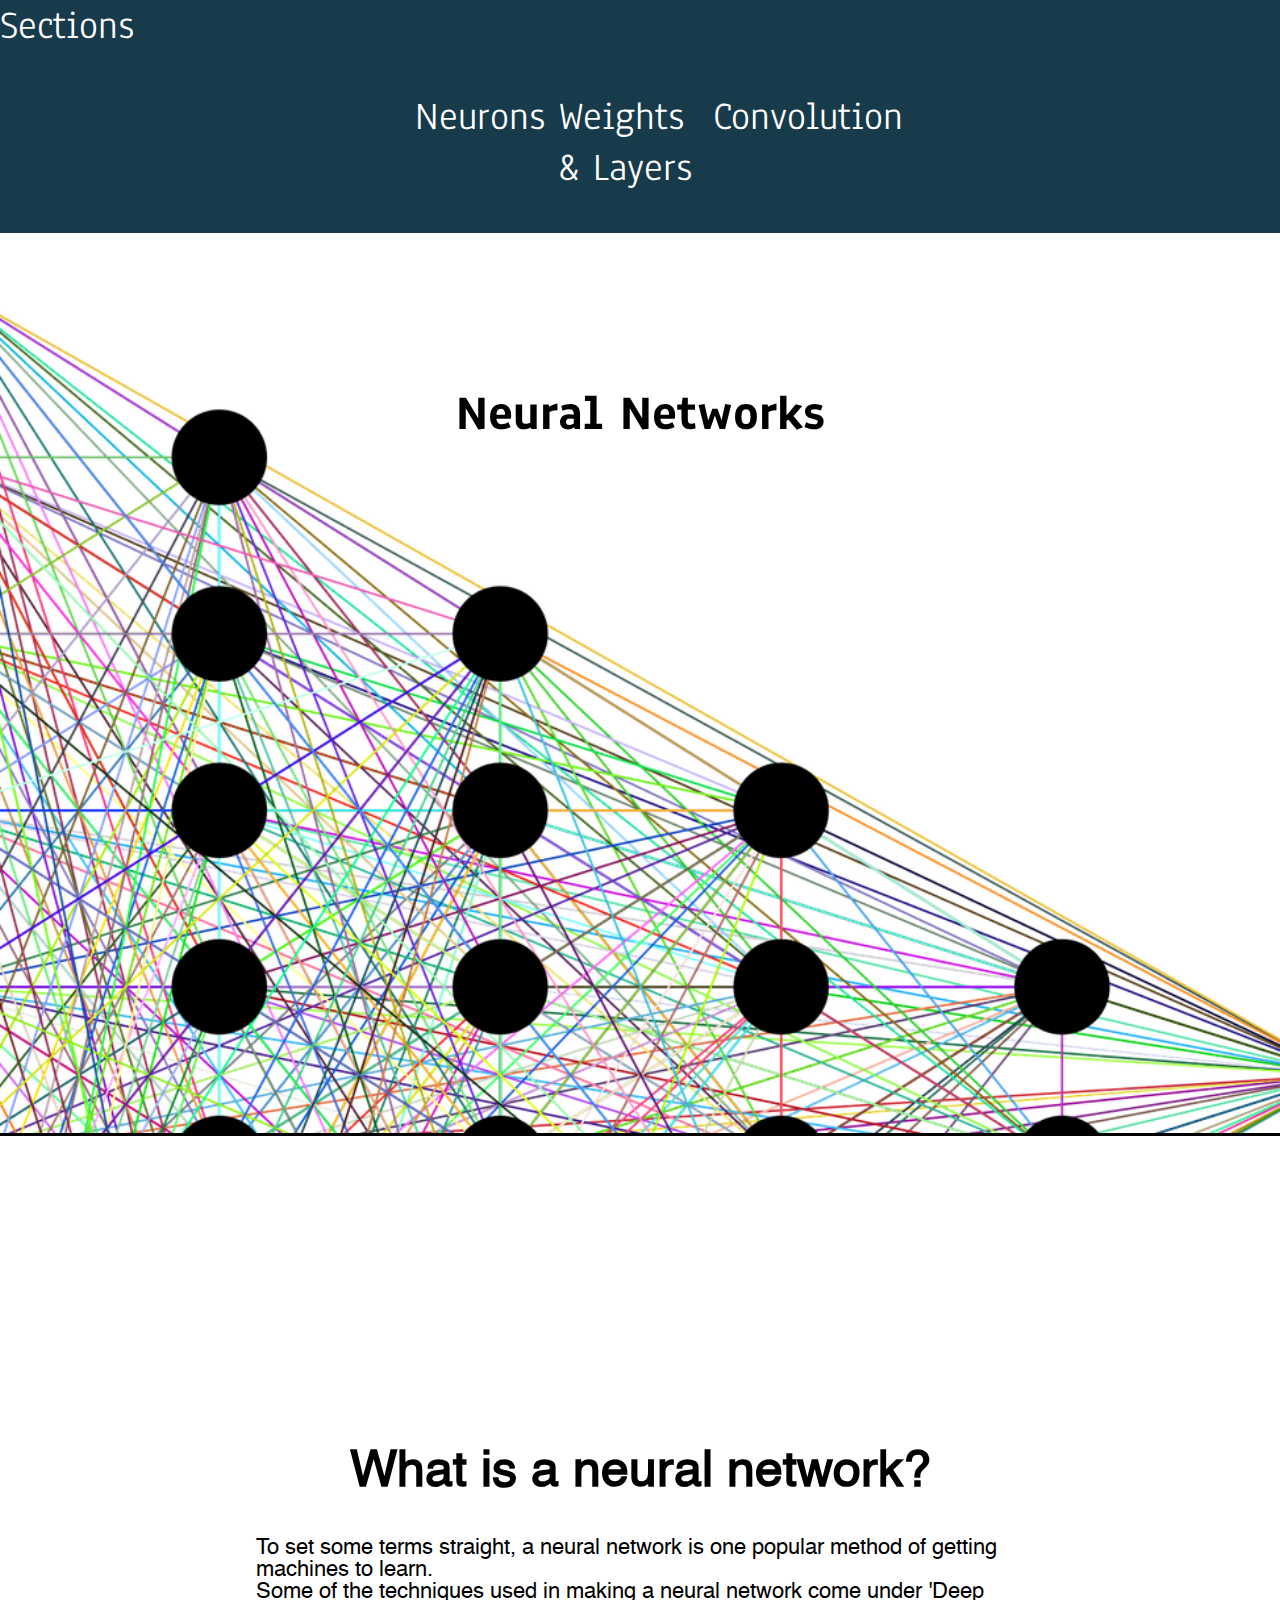
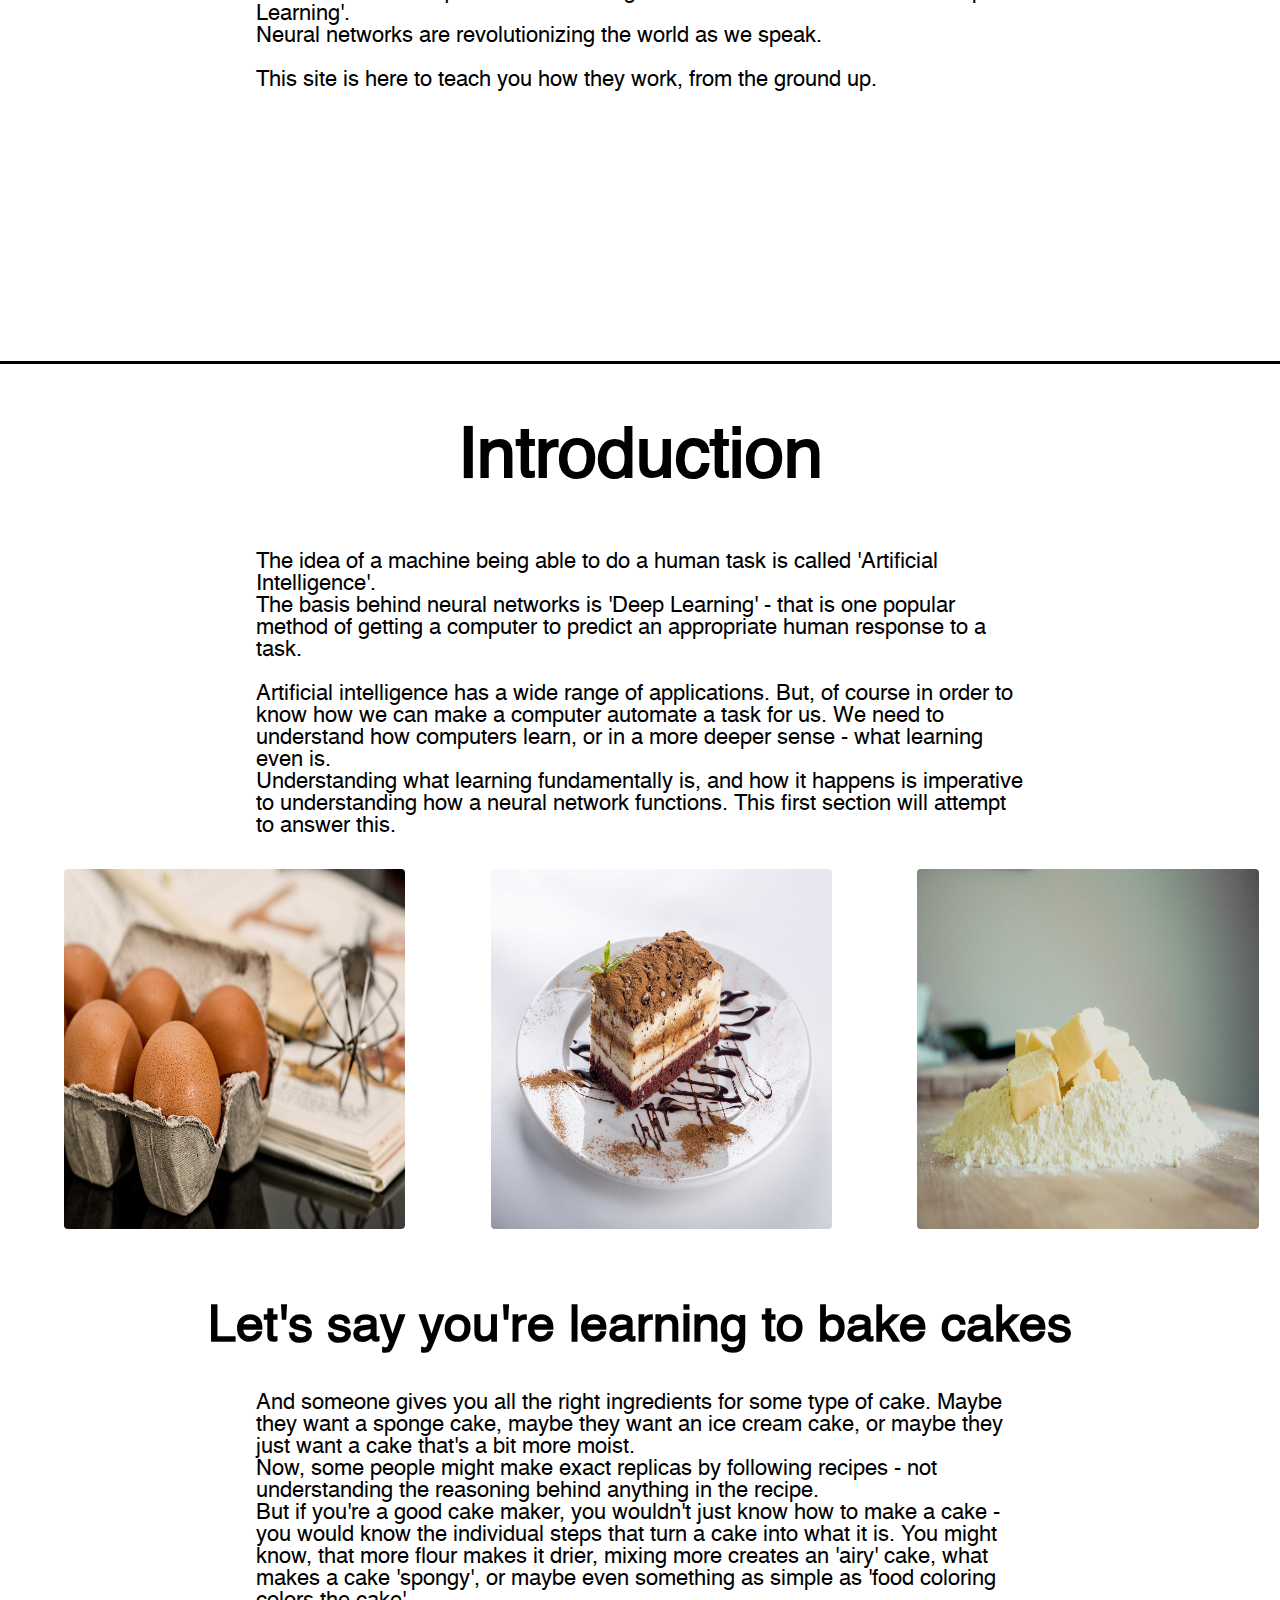
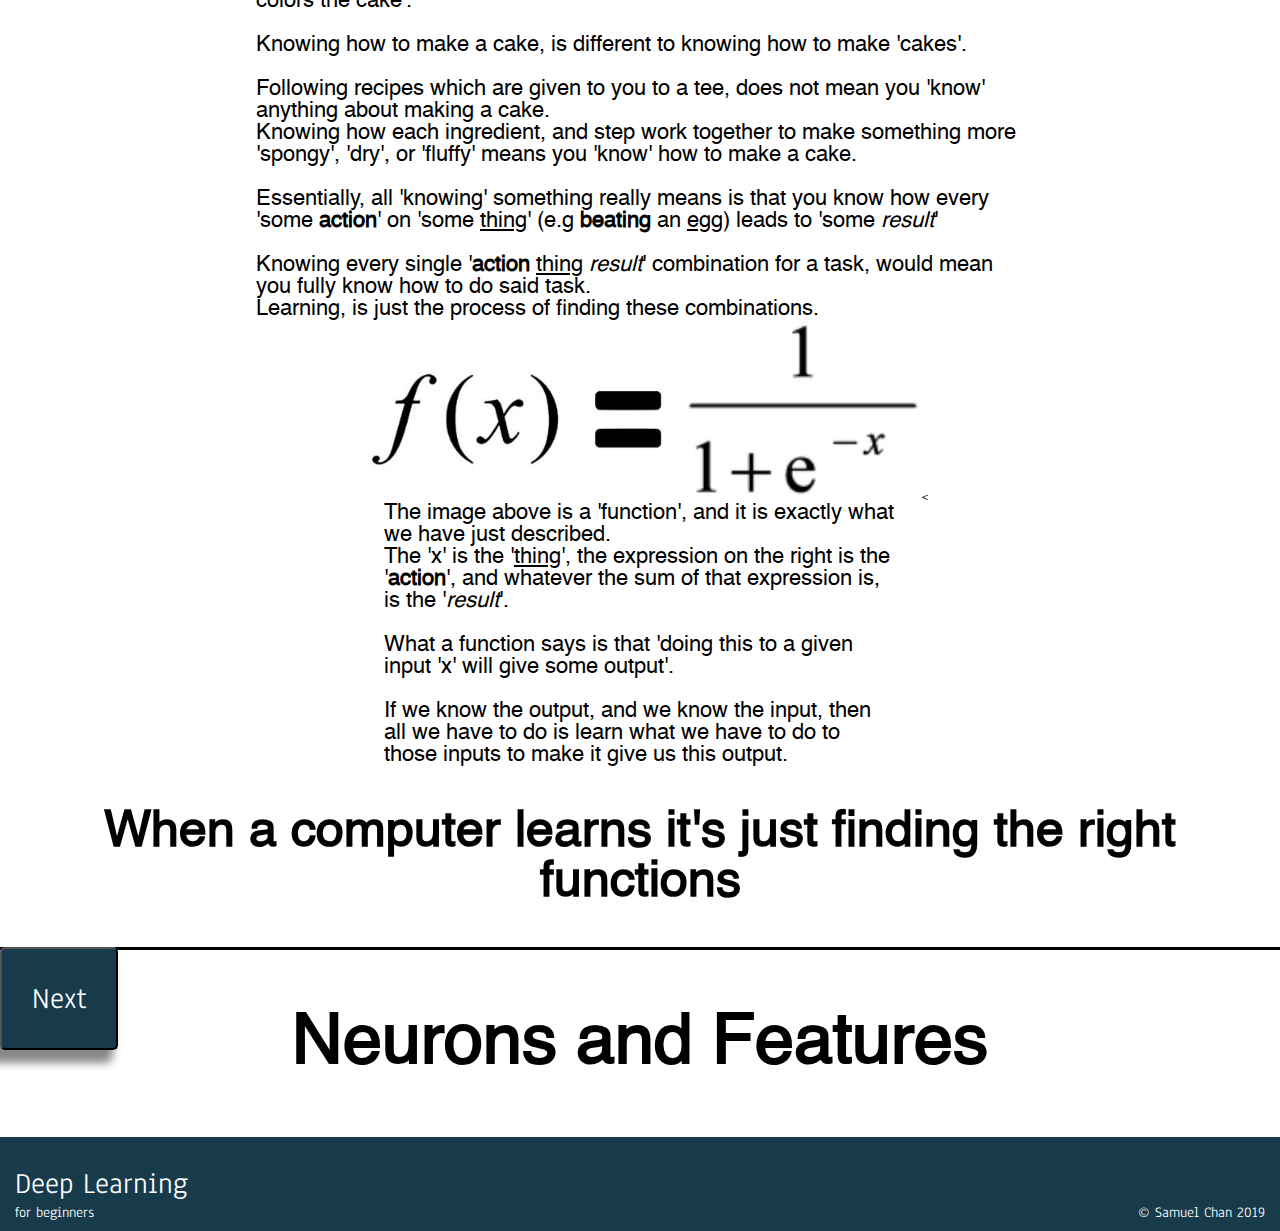
<file: 3.4-project-master/index.html>
<!DOCTYPE html>
<html lang="en" dir="ltr">
  <head>
    <meta charset="utf-8">
    <link rel="stylesheet" href="style.css">
    <link href="https://fonts.googleapis.com/css?family=Anaheim&display=swap" rel="stylesheet">
    <title>Deep Learning</title>
  </head>

  <body>
    <section class = "stage-1">
      <nav>
        <h4>Sections</h4>
        <ul>
          <li id='next-one'><h4>Neurons</h4></li>
          <li id='next-two'><h4>Weights & Layers</h4></li>
          <li id='next-three'><h4>Convolution</h4></li>
        </ul>
      </nav>

      <div class="hero-image">
        <h2>Neural Networks</h2>
      </div>

      <div class="start-box">
        <h3>What is a neural network?</h3>
        <p>To set some terms straight, a neural network is one popular method of getting machines to learn.
          <br>Some of the techniques used in making a neural network come under 'Deep Learning'.
           <br>Neural networks are revolutionizing the world as we speak.
           <br><br>This site is here to teach you how they work, from the ground up.</p>
      </div>

      <div class="intro">
        <h1>Introduction</h1>
        <p>The idea of a machine being able to do a human task is called 'Artificial Intelligence'.<br>
          The basis behind neural networks is 'Deep Learning' - that is one popular method of getting a computer to predict an appropriate human response to a task.<br><br>
          Artificial intelligence has a wide range of applications. But, of course in order to know how we can make a computer automate a task for us.
          We need to understand how computers learn, or in a more deeper sense - what learning even is.<br>
          Understanding what learning fundamentally is, and how it happens is imperative to understanding how a neural network functions.
          This first section will attempt to answer this.</p>
        <div class="cake-images">
          <img src="Images/egg.jpg" alt="eggs">
          <img src="Images/cake.jpg" alt="cake">
          <img src="Images/flour.jpg" alt="flour">
        </div>

        <h3>Let's say you're learning to bake cakes</h3>
        <p>And someone gives you all the right ingredients for some type of cake.
          Maybe they want a sponge cake, maybe they want an ice cream cake, or maybe they just want a cake that's a bit more moist.<br>
          Now, some people might make exact replicas by following recipes - not understanding the reasoning behind anything in the recipe.<br>
          But if you're a good cake maker, you wouldn't just know how to make a cake - you would know the individual steps that turn a cake into what it is.
          You might know, that more flour makes it drier, mixing more creates an 'airy' cake, what makes a cake 'spongy',
          or maybe even something as simple as 'food coloring colors the cake'.<br><br>
          Knowing how to make a cake, is different to knowing how to make 'cakes'.<br><br>
          Following recipes which are given to you to a tee, does not mean you 'know' anything about making a cake.<br>
          Knowing how each ingredient, and step work together to make something more 'spongy', 'dry', or 'fluffy' means you 'know' how to make a cake.<br><br>
          Essentially, all 'knowing' something really means is that you know how every 'some <b>action</b>' on 'some <u>thing</u>' (e.g <b>beating</b> an <u>egg</u>) leads to 'some <i>result</i>'
          <br><br>Knowing every single '<b>action</b> <u>thing</u> <i>result</i>' combination for a task, would mean you fully know how to do said task.
          <br>Learning, is just the process of finding these combinations. </p>

        <div class="func-example">
          <img src="Images/functionEg.jpg" alt="sigmoid"><
          <div>
            <p>The image above is a 'function', and it is exactly what we have just described. <br>The 'x' is the '<u>thing</u>',
              the expression on the right is the '<b>action</b>', and whatever the sum of that expression is, is the '<i>result</i>'.<br><br>
              What a function says is that 'doing this to a given input 'x' will give some output'.<br><br>
              If we know the output, and we know the input, then all we have to do is learn what we have to do to those inputs to make it give us this output. </p>
          </div>

        </div>

        <h3>When a computer learns it's just finding the right functions</h3>
      </div>

      <div class="btn-next">
        <button class="next-btn">Next</button>
      </div>


    </section>

    <div id="cut-off-1">
    <h1>Neurons and Features</h1>
  </div>

    <div id="content">

    </div>

        <footer>
          <div class="nav-grid">
            <div class="logo-head"><h4>Deep Learning</h4></div>
            <div class="footer-tagline"><h5>for beginners</h5></div>
            <div class="copyright"><h5>&copy; Samuel Chan 2019</h5></div>
          </div>
        </footer>
    </section>
    <script src="app.js">

    </script>
  </body>
</html>
</file>
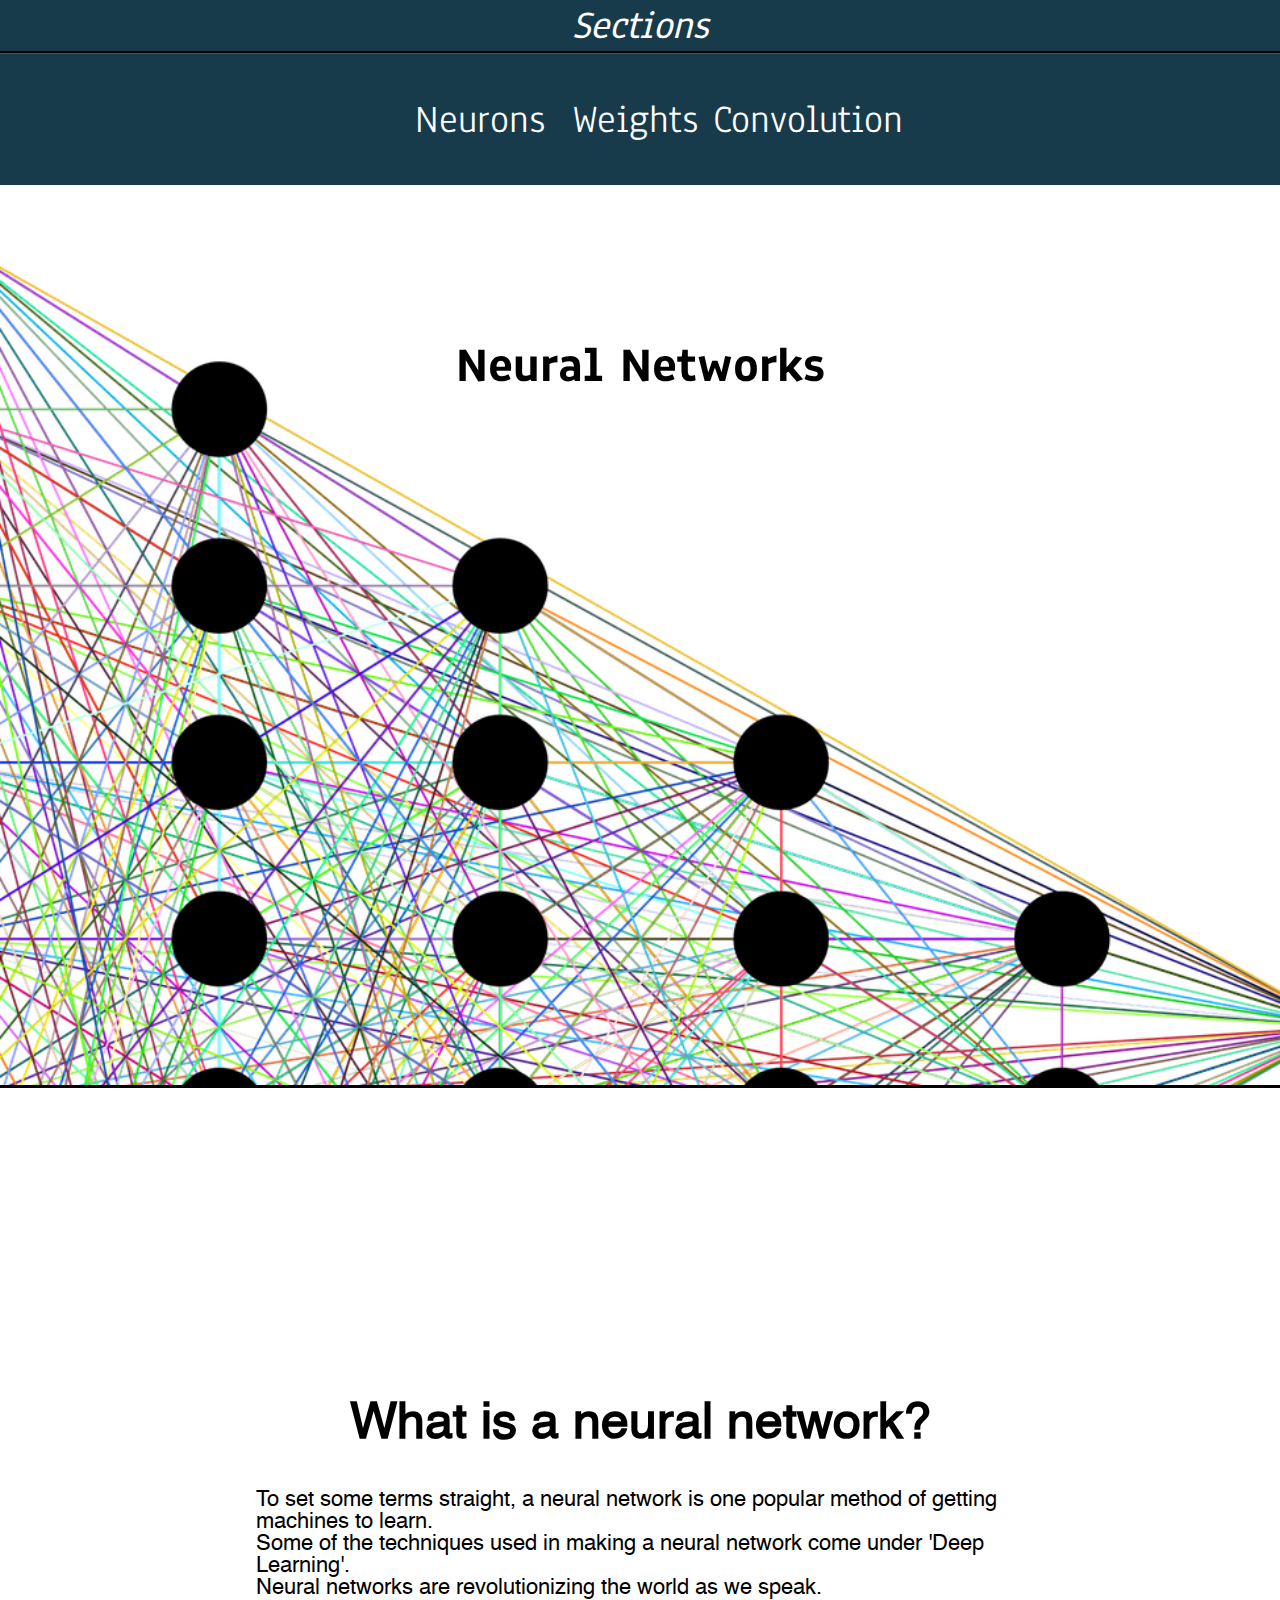
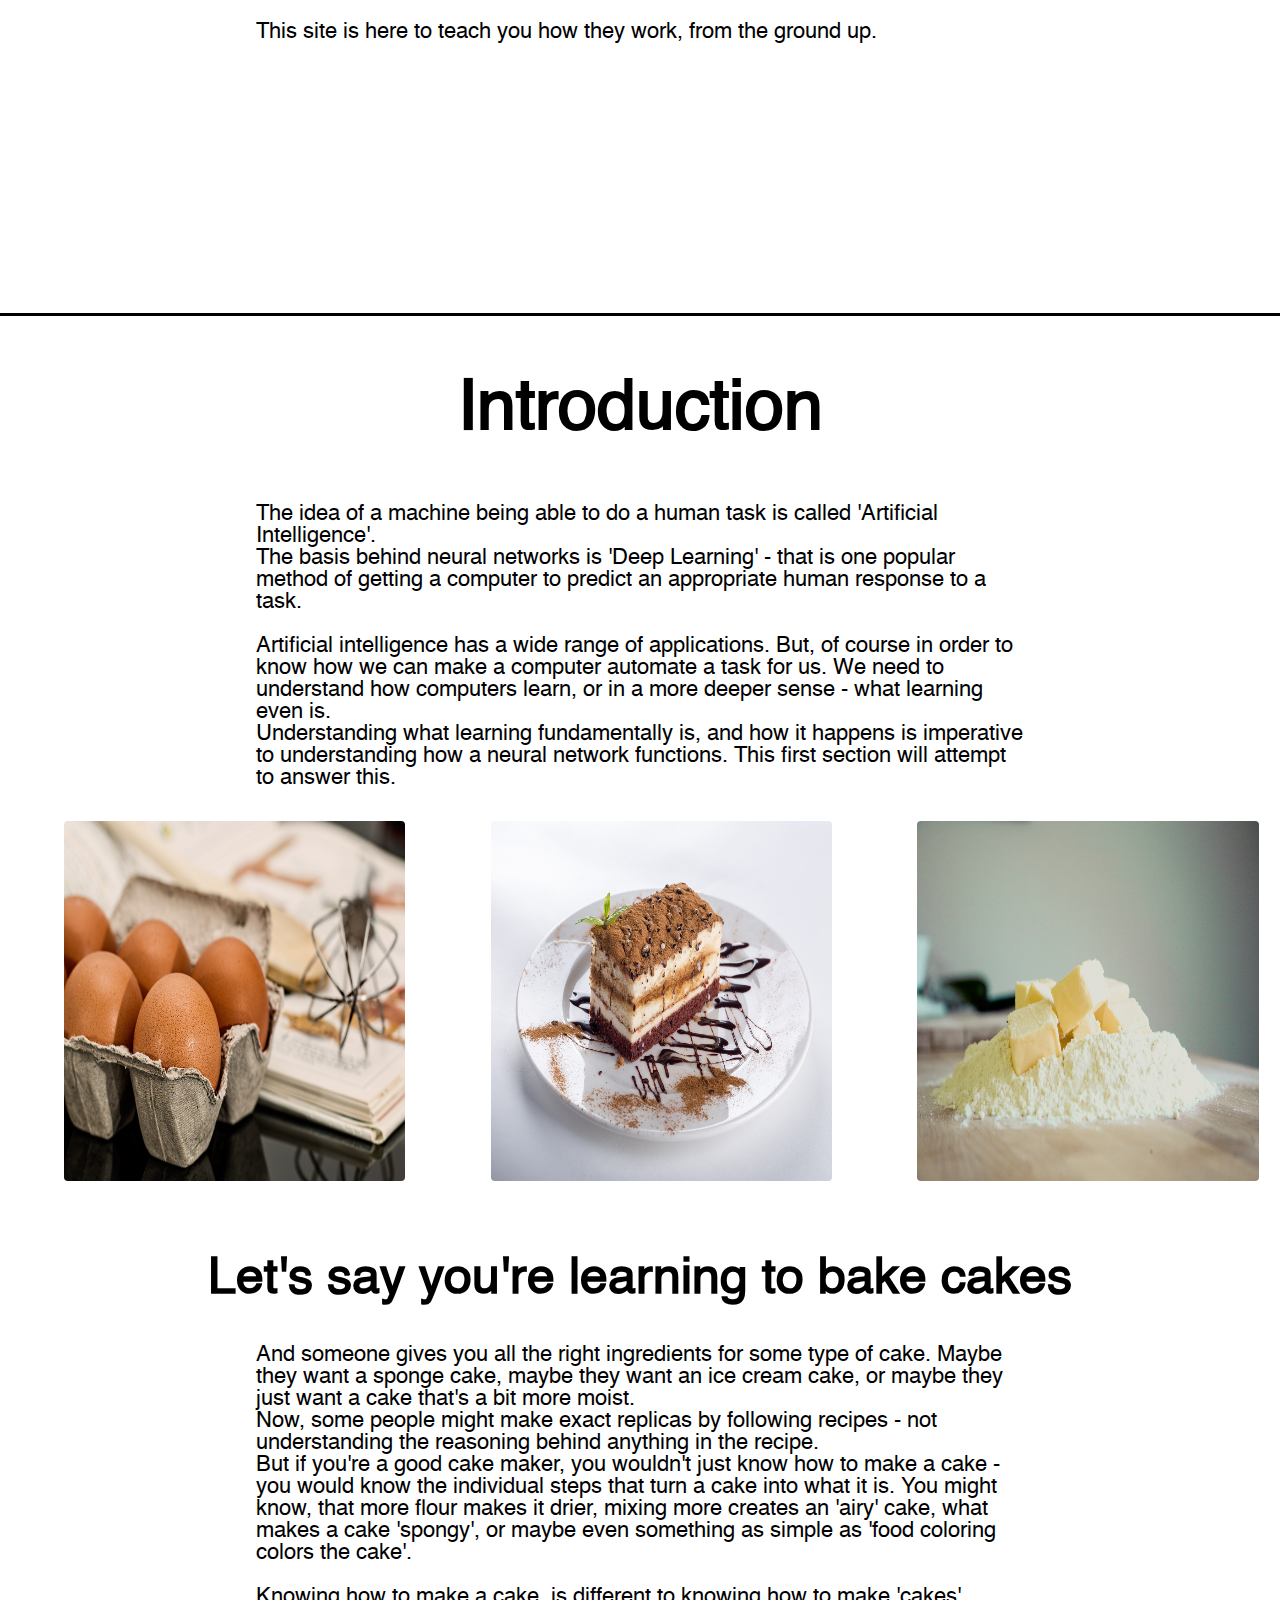
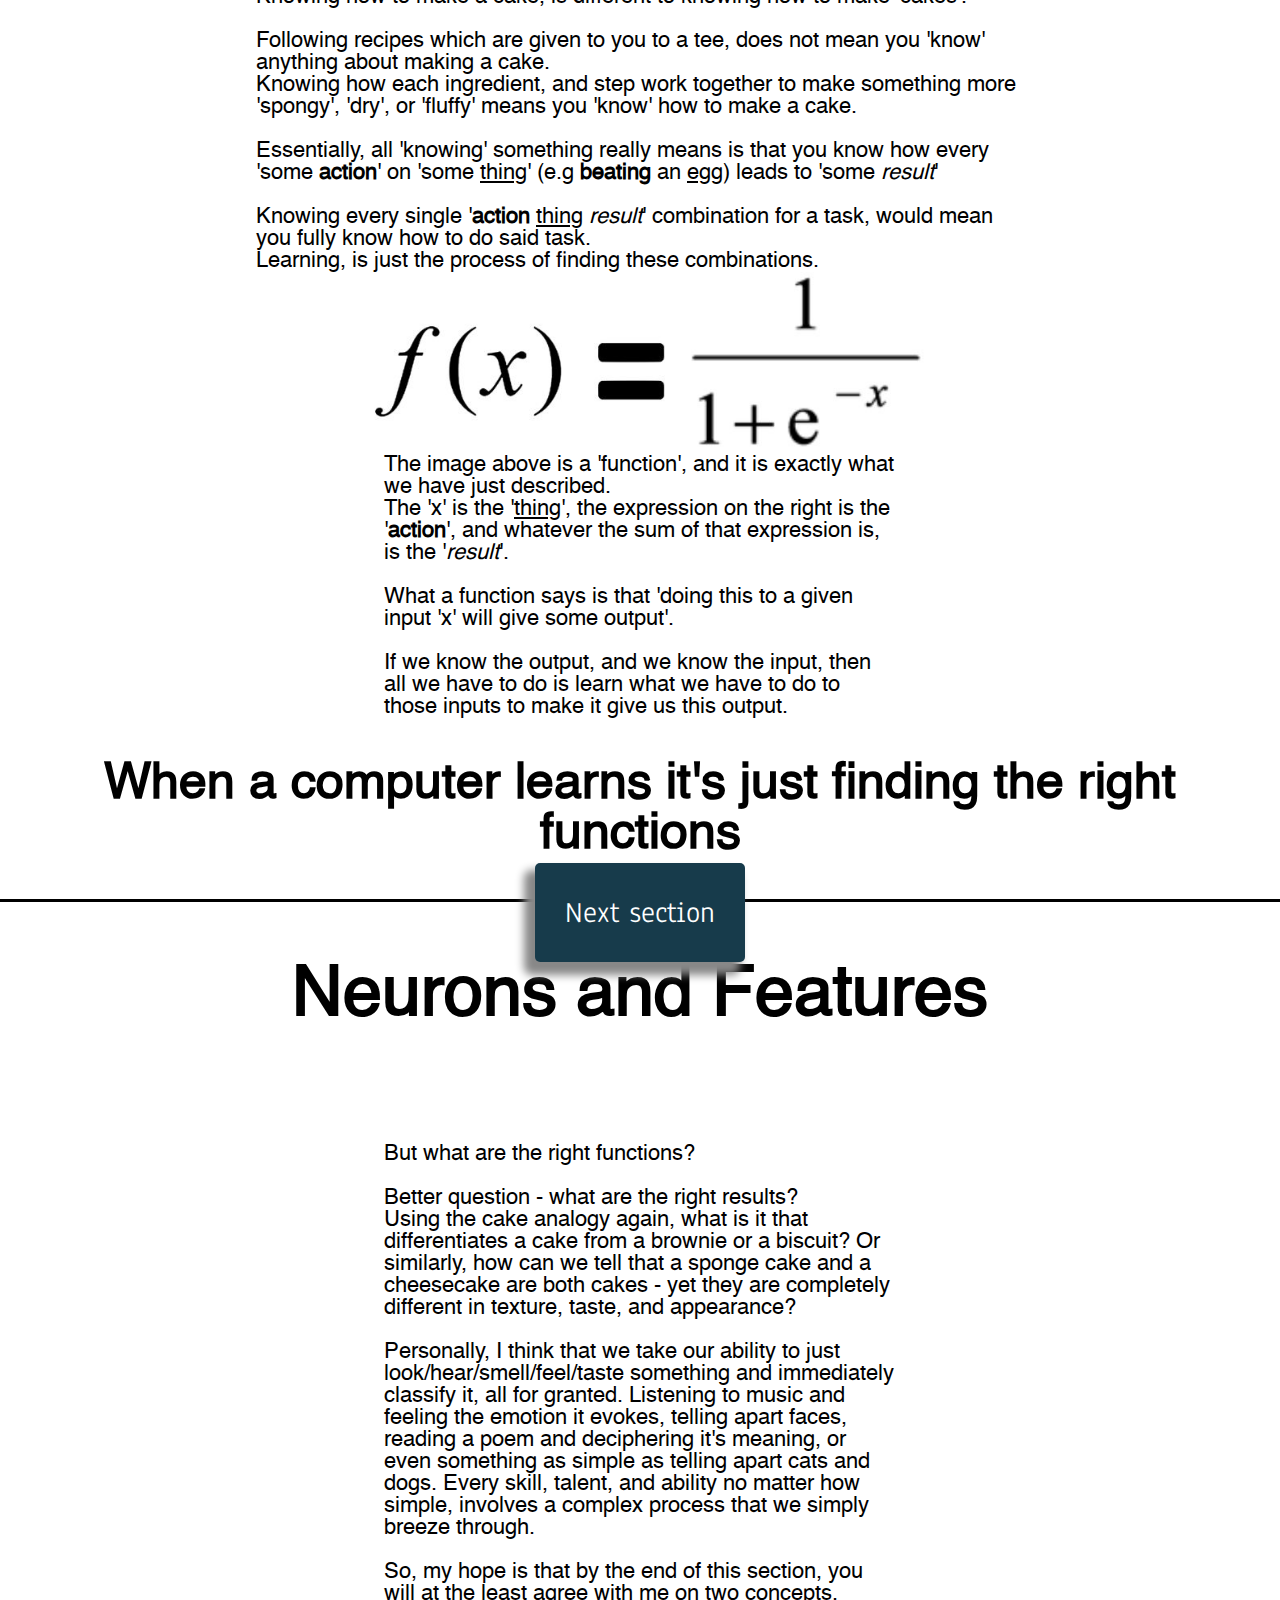
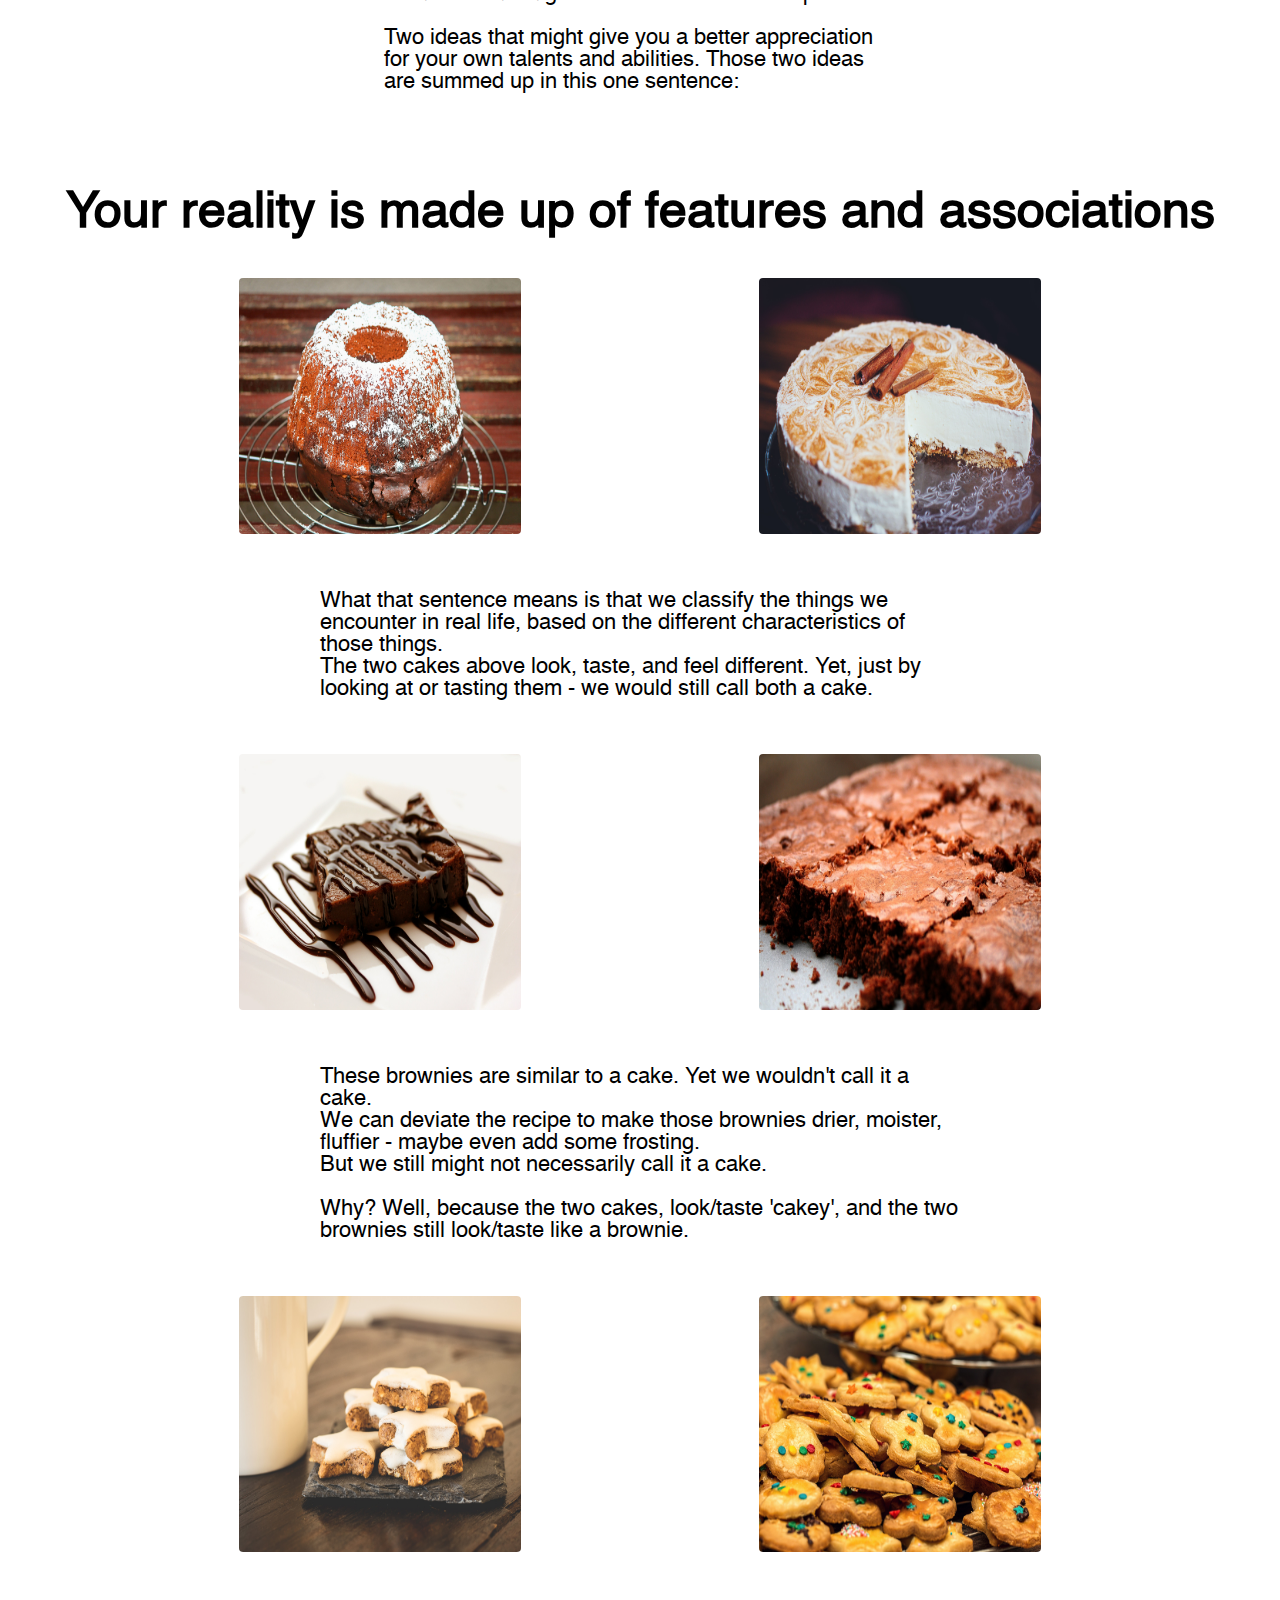
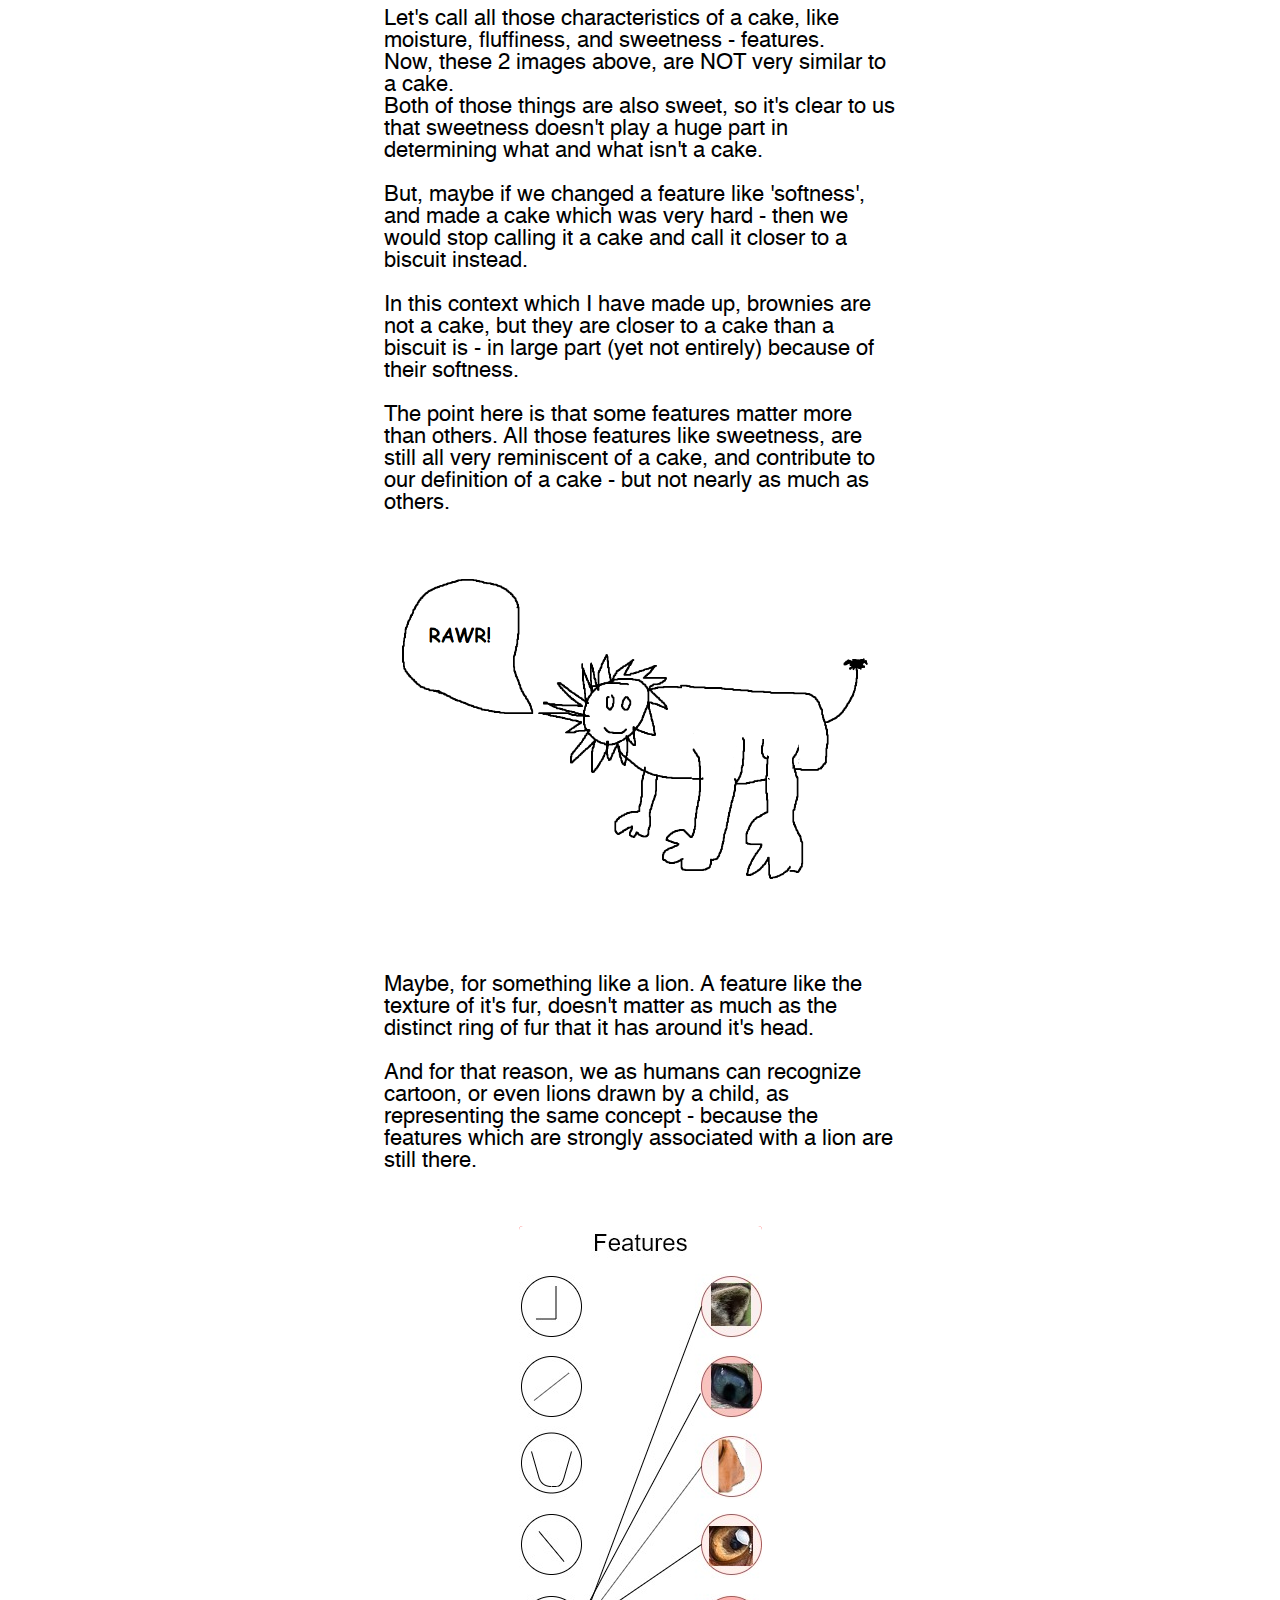
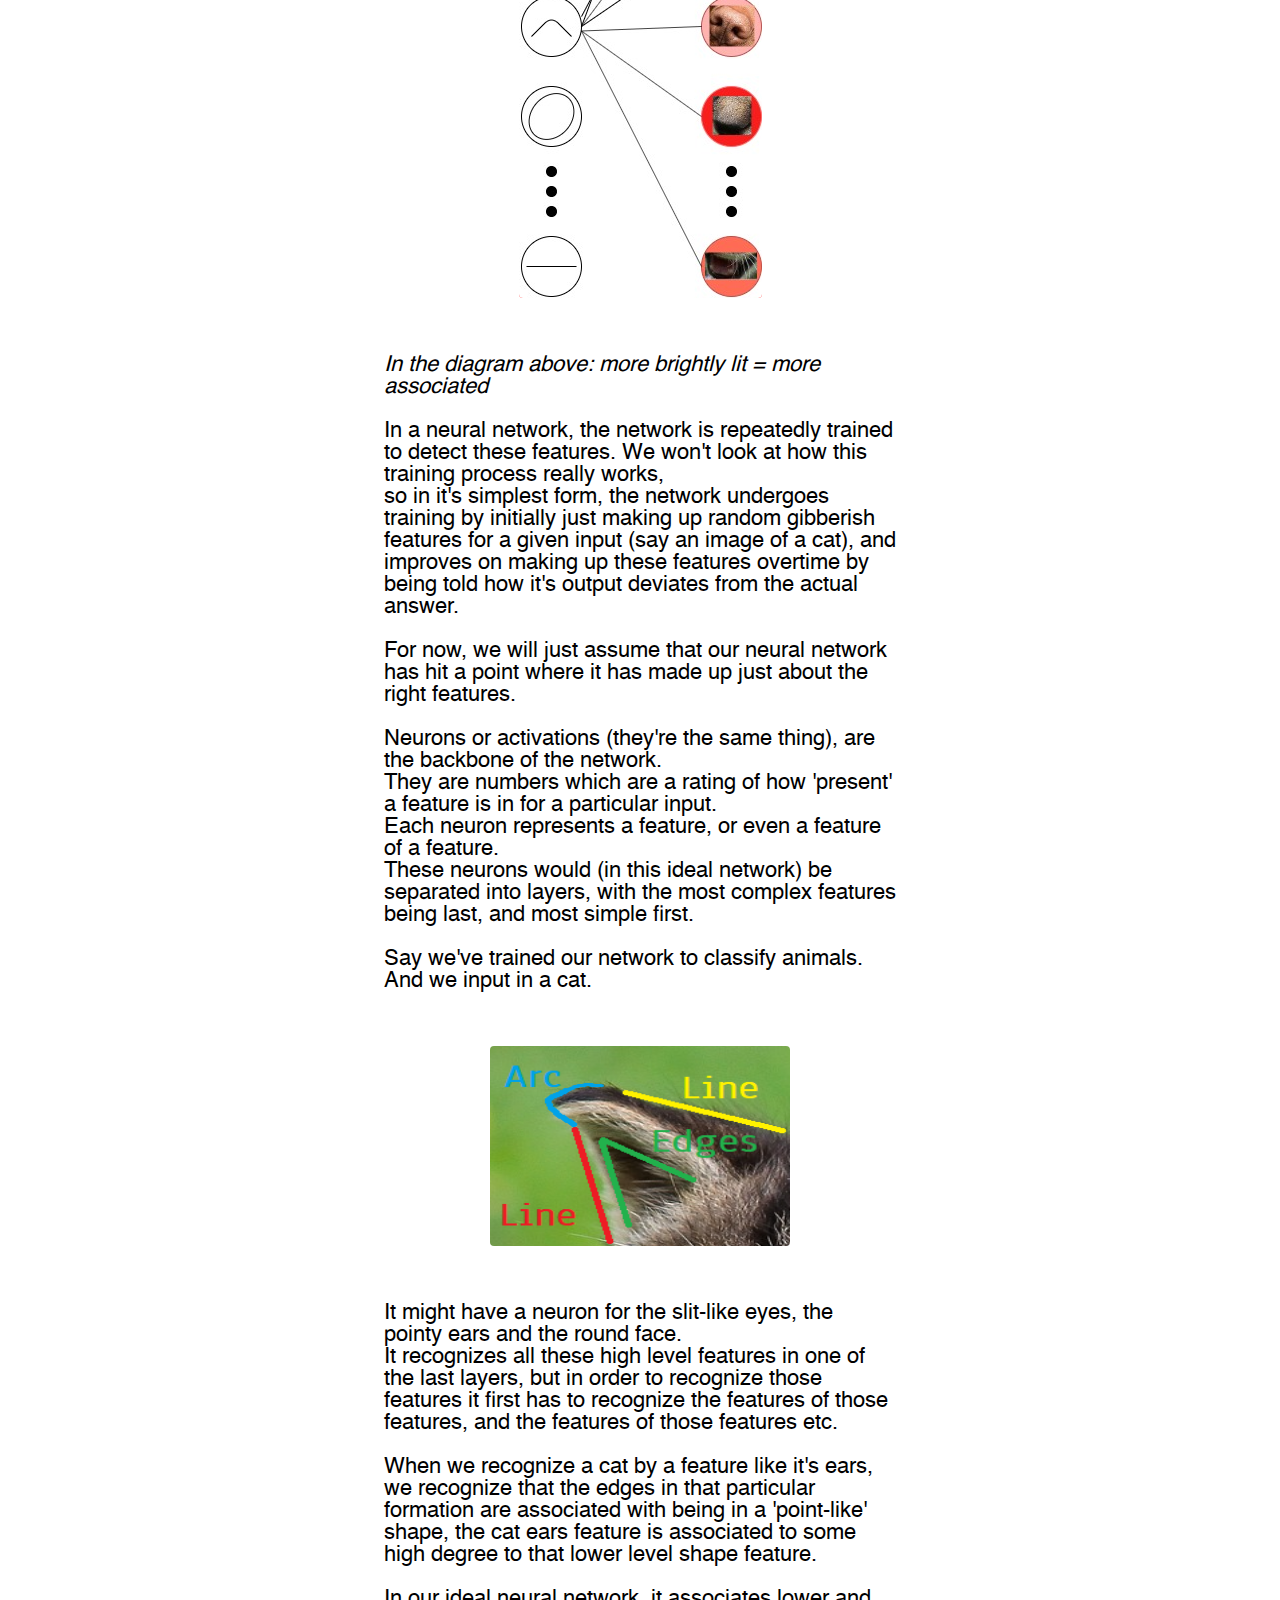
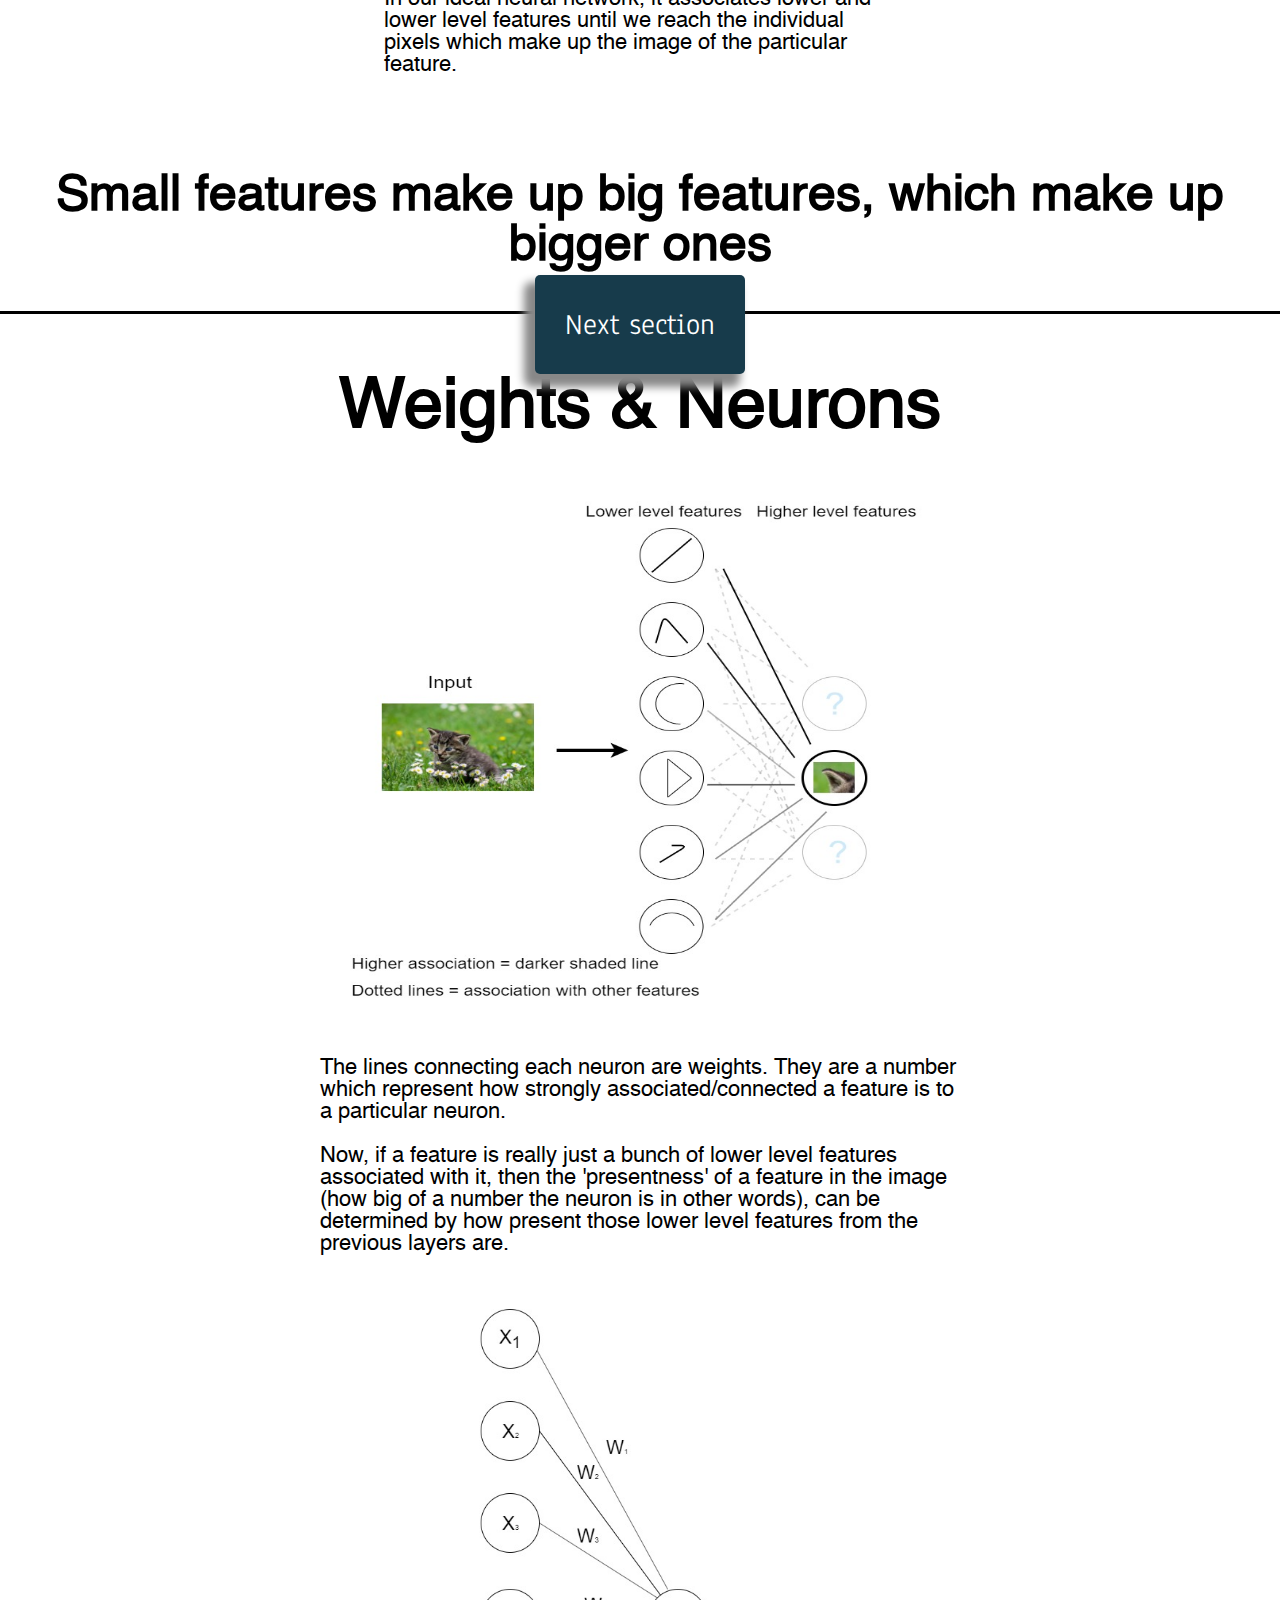
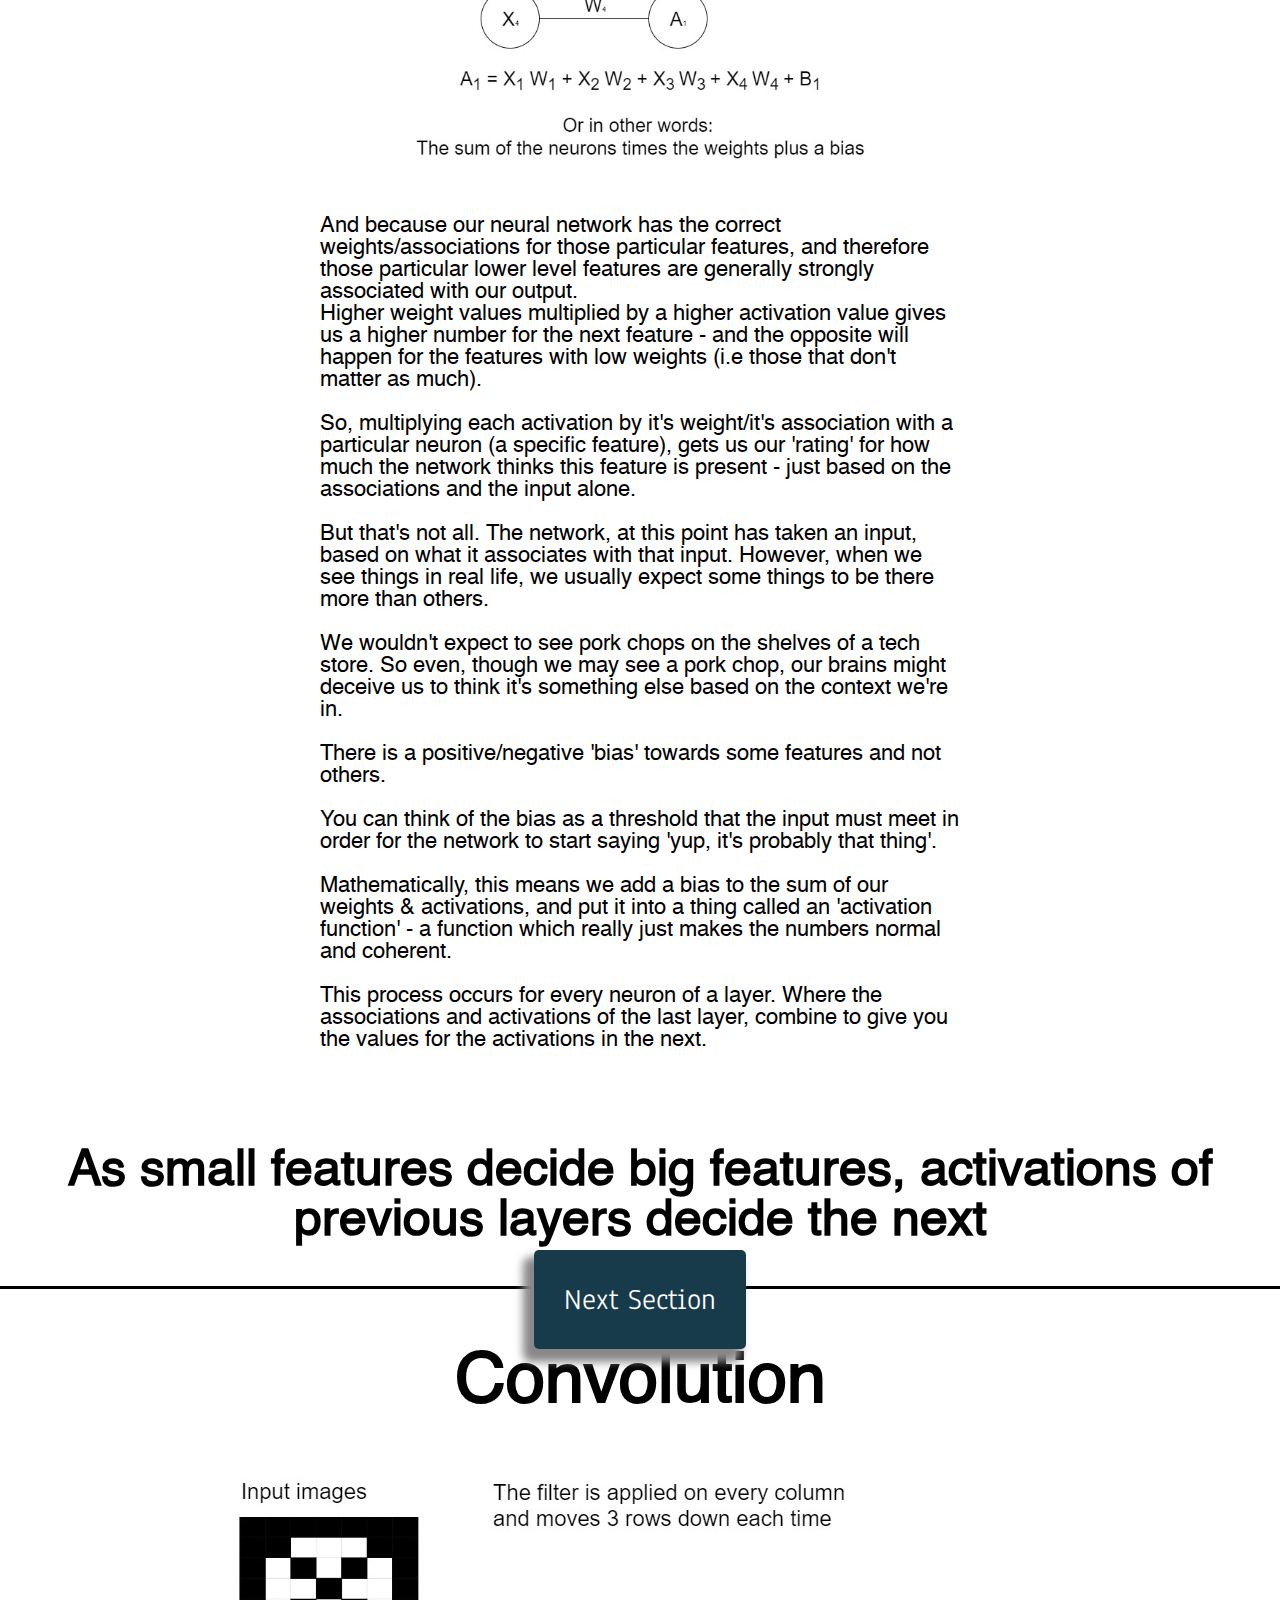
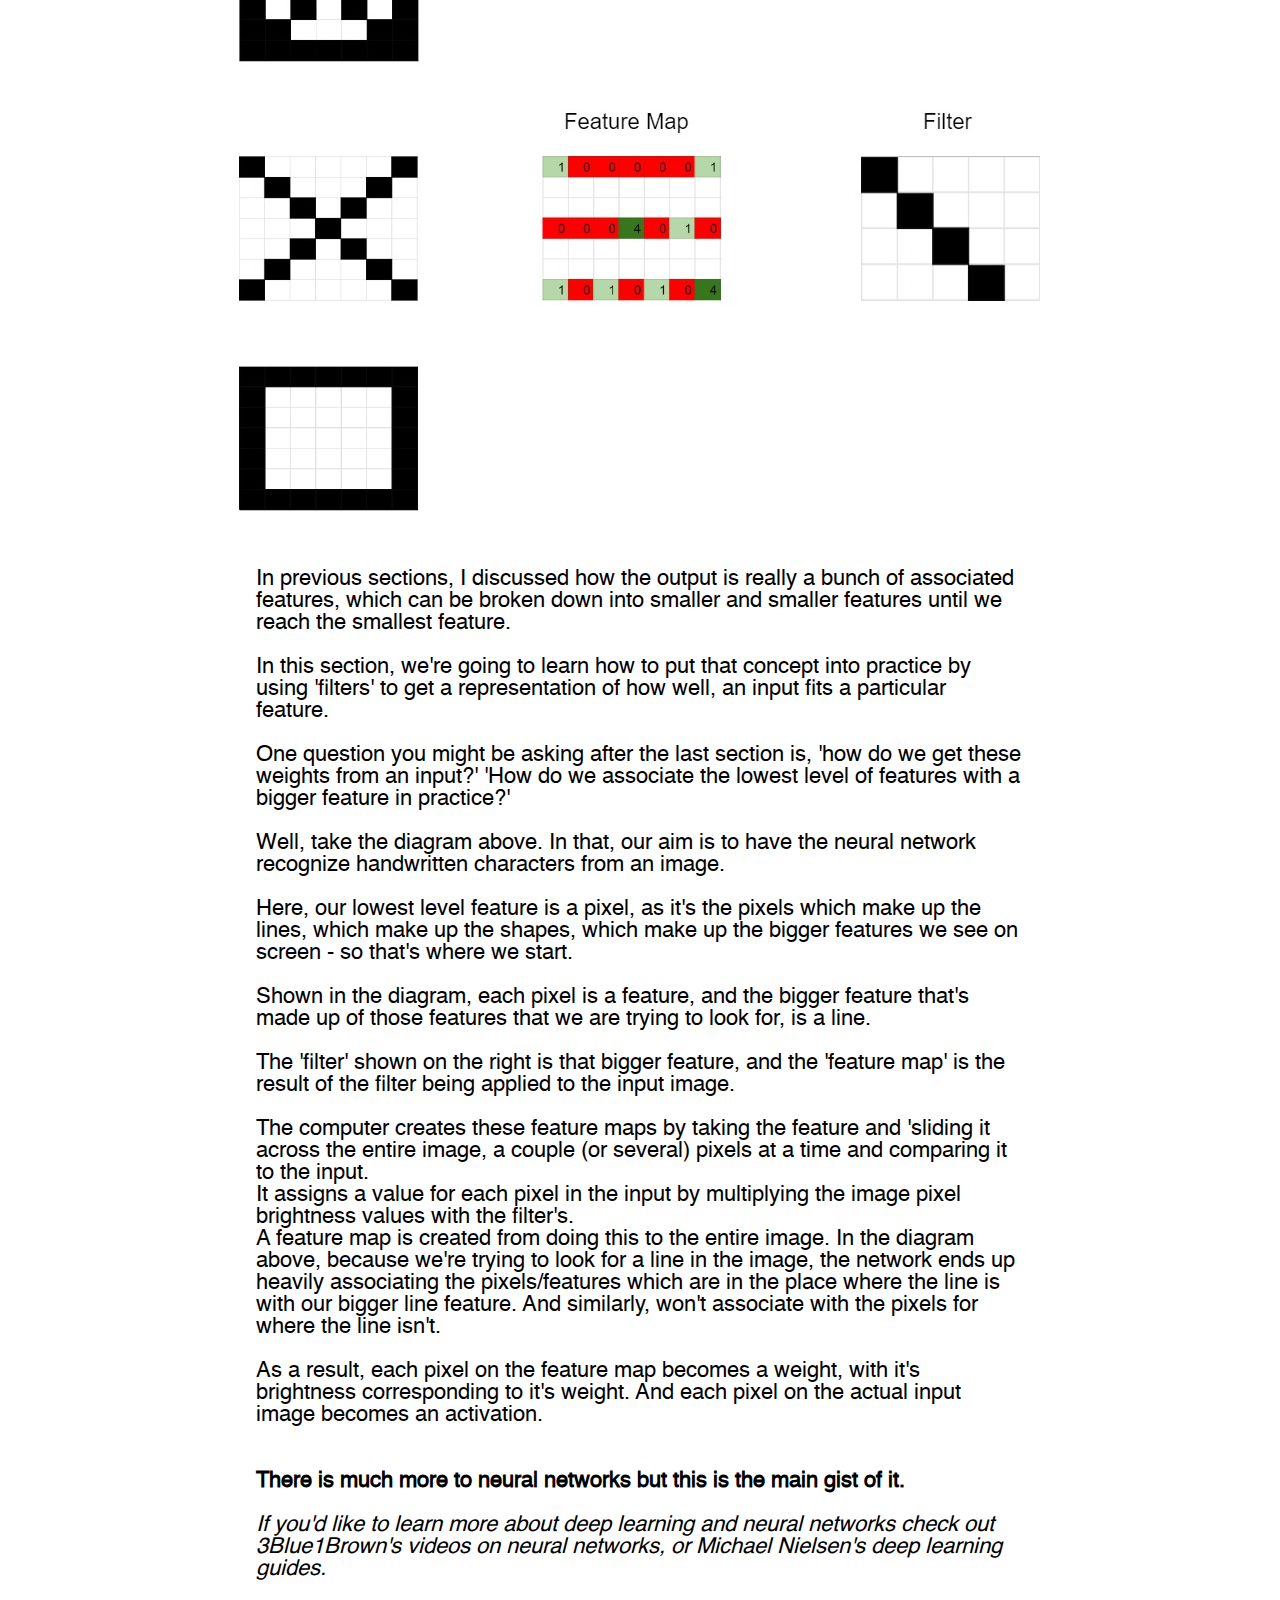
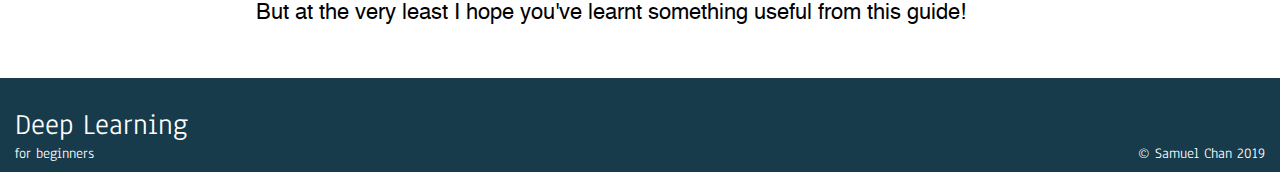
<file: 3.4-project-master/indexbackup.html>
<!DOCTYPE html>
<html lang="en" dir="ltr">
  <head>
    <meta charset="utf-8">
    <link rel="stylesheet" href="style.css">
    <link href="https://fonts.googleapis.com/css?family=Anaheim&display=swap" rel="stylesheet">
    <title>Deep Learning</title>
  </head>

  <body>
    <section class = "stage-1">
      <nav>
        <h4 id='nav-heading'>Sections</h4>
        <ul>
          <li><a href="#cut-off-1"><h4 class='next-one'>Neurons</h4></a></li>
          <li><a href="#cut-off-2"><h4 class='next-two'>Weights</h4></a></li>
          <li><a href="#cut-off-3"><h4 class='next-three'>Convolution</h4></a></li>
        </ul>
      </nav>

      <div class="hero-image">
        <h2>Neural Networks</h2>
      </div>

      <div class="start-box">
        <h3>What is a neural network?</h3>
        <p>To set some terms straight, a neural network is one popular method of getting machines to learn.
          <br>Some of the techniques used in making a neural network come under 'Deep Learning'.
           <br>Neural networks are revolutionizing the world as we speak.
           <br><br>This site is here to teach you how they work, from the ground up.</p>
      </div>

      <div class="intro">
        <h1>Introduction</h1>
        <p>The idea of a machine being able to do a human task is called 'Artificial Intelligence'.<br>
          The basis behind neural networks is 'Deep Learning' - that is one popular method of getting a computer to predict an appropriate human response to a task.<br><br>
          Artificial intelligence has a wide range of applications. But, of course in order to know how we can make a computer automate a task for us.
          We need to understand how computers learn, or in a more deeper sense - what learning even is.<br>
          Understanding what learning fundamentally is, and how it happens is imperative to understanding how a neural network functions.
          This first section will attempt to answer this.</p>
        <div class="cake-images">
          <img id='egg-img' src="Images/egg.jpg" alt="eggs">
          <img src="Images/cake.jpg" alt="cake">
          <img id='flour-img' src="Images/flour.jpg" alt="flour">
        </div>
        <h3>Let's say you're learning to bake cakes</h3>
        <p>And someone gives you all the right ingredients for some type of cake.
          Maybe they want a sponge cake, maybe they want an ice cream cake, or maybe they just want a cake that's a bit more moist.<br>
          Now, some people might make exact replicas by following recipes - not understanding the reasoning behind anything in the recipe.<br>
          But if you're a good cake maker, you wouldn't just know how to make a cake - you would know the individual steps that turn a cake into what it is.
          You might know, that more flour makes it drier, mixing more creates an 'airy' cake, what makes a cake 'spongy',
          or maybe even something as simple as 'food coloring colors the cake'.<br><br>
          Knowing how to make a cake, is different to knowing how to make 'cakes'.<br><br>
          Following recipes which are given to you to a tee, does not mean you 'know' anything about making a cake.<br>
          Knowing how each ingredient, and step work together to make something more 'spongy', 'dry', or 'fluffy' means you 'know' how to make a cake.<br><br>
          Essentially, all 'knowing' something really means is that you know how every 'some <b>action</b>' on 'some <u>thing</u>' (e.g <b>beating</b> an <u>egg</u>) leads to 'some <i>result</i>'
          <br><br>Knowing every single '<b>action</b> <u>thing</u> <i>result</i>' combination for a task, would mean you fully know how to do said task.
          <br>Learning, is just the process of finding these combinations. </p>

        <div class="func-example">
          <img src="Images/functionEg.jpg" alt="sigmoid">
          <div>
            <p>The image above is a 'function', and it is exactly what we have just described. <br>The 'x' is the '<u>thing</u>',
              the expression on the right is the '<b>action</b>', and whatever the sum of that expression is, is the '<i>result</i>'.<br><br>
              What a function says is that 'doing this to a given input 'x' will give some output'.<br><br>
              If we know the output, and we know the input, then all we have to do is learn what we have to do to those inputs to make it give us this output. </p>
          </div>

        </div>

        <h3>When a computer learns it's just finding the right functions</h3>
      </div>

      <a href="#jump-one"><div class="next-btn next-one" id='next-1'>Next section</div></a>

    </section>

    <div id="cut-off-1">
    <h1>Neurons and Features</h1>
  </div>

      <div id="content">
      <section class="stage-2">
    <p id='jump-one'>But what are the right functions?<br><br> Better question - what are the right results?<br>
      Using the cake analogy again, what is it that differentiates a cake from a brownie or a biscuit?
      Or similarly, how can we tell that a sponge cake and a cheesecake are both cakes - yet they are completely different in texture, taste, and appearance?<br><br>
      Personally, I think that we take our ability to just look/hear/smell/feel/taste something and immediately classify it, all for granted.
      Listening to music and feeling the emotion it evokes, telling apart faces, reading a poem and deciphering it's meaning,
      or even something as simple as telling apart cats and dogs.
      Every skill, talent, and ability no matter how simple, involves a complex process that we simply breeze through.<br><br>
      So, my hope is that by the end of this section, you will at the least agree with me on two concepts.<br><br>
      Two ideas that might give you a better appreciation for your own talents and abilities. Those two ideas are summed up in this one sentence:</p>
    <h3>Your reality is made up of features and associations</h3>

    <div class="imgArray">
      <div class="img-panel">
          <img src="Images/ringcake.jpg" alt="ring-cake">
          <div class="right-img">
            <img src="Images/cheesecake.jpg" alt="cheesecake">
          </div>
      </div>
      <p>What that sentence means is that we classify the things we encounter in real life, based on the different characteristics of those things.<br>
        The two cakes above look, taste, and feel different. Yet, just by looking at or tasting them - we would still call both a cake.</p>
      <div class="img-panel">
      <img src="Images/brownieOne.jpg" alt="brownie">
      <div class="right-img">
          <img src="Images/brownieTwo.jpg" alt="brownie">
      </div>
    </div>
      <p>These brownies are similar to a cake. Yet we wouldn't call it a cake.<br>
        We can deviate the recipe to make those brownies drier, moister, fluffier - maybe even add some frosting.<br>
        But we still might not necessarily call it a cake. <br><br>Why?
        Well, because the two cakes, look/taste 'cakey', and the two brownies still look/taste like a brownie.</p>
      <div class="img-panel">
      <img src="Images/cookie.jpg" alt="cookie">
        <div class="right-img">
          <img src="Images/biscuit.jpg" alt="biscuit">
        </div>
      </div>
    </div>

    <p>Let's call all those characteristics of a cake, like moisture, fluffiness, and sweetness - features.<br>
      Now, these 2 images above, are NOT very similar to a cake.<br>
      Both of those things are also sweet, so it's clear to us that sweetness doesn't play a huge part in determining what and what isn't a cake.<br><br>
      But, maybe if we changed a feature like 'softness', and made a cake which was very hard - then we would stop calling it a cake
      and call it closer to a biscuit instead. <br><br>In this context which I have made up,
      brownies are not a cake, but they are closer to a cake than a biscuit is - in large part (yet not entirely) because of their softness.
      <br><br>The point here is that some features matter more than others.
      All those features like sweetness, are still all very reminiscent of a cake, and contribute to our definition of a cake -
      but not nearly as much as others.</p>

    <div class="lion"><img src="Images/excellentLion.png" alt="lion"></div>
    <p>Maybe, for something like a lion. A feature like the texture of it's fur, doesn't matter as much as the distinct ring of fur that it has around it's head.
      <br><br>And for that reason, we as humans can recognize cartoon, or even lions drawn by a child,
      as representing the same concept - because the features which are strongly associated with a lion are still there.</p>

    <div class="act-diagram">
      <img src="Images/activationExample1.jpg" alt="activations">
    </div>

    <p><i>In the diagram above: more brightly lit = more associated</i><br><br>
      In a neural network, the network is repeatedly trained to detect these features. We won't look at how this training process really works,
      <br>so in it's simplest form, the network undergoes training by initially just making up random gibberish features for a given input (say an image of a cat),
      and improves on making up these features overtime by being told how it's output deviates from the actual answer.<br><br>
      For now, we will just assume that our neural network has hit a point where it has made up just about the right features.<br><br>
      Neurons or activations (they're the same thing), are the backbone of the network.<br>
      They are numbers which are a rating of how 'present' a feature is in for a particular input.<br>
      Each neuron represents a feature, or even a feature of a feature. <br>These neurons would (in this ideal network) be separated into layers, with the most complex features being last, and most simple first.
      <br><br>Say we've trained our network to classify animals.<br>
      And we input in a cat.</p>
    <div class="cat-img"><img src="Images/lowLevelFeatures.png" alt="cat-ear-features"></div>
    <p>It might have a neuron for the slit-like eyes, the pointy ears and the round face.<br>
      It recognizes all these high level features in one of the last layers, but in order to recognize those features it
      first has to recognize the features of those features, and the features of those features etc.<br><br>
      When we recognize a cat by a feature like it's ears, we recognize that the edges in that particular formation are associated with being in a 'point-like' shape,
      the cat ears feature is associated to some high degree to that lower level shape feature.<br><br>
      In our ideal neural network, it associates lower and lower level features until we reach the individual pixels
      which make up the image of the particular feature.</p>

    <h3>Small features make up big features, which make up bigger ones</h3>

    <a href="#jump-two"><div class="next-btn next-two" id='next-2'>Next section</div></a>

  </section>

  <div id="cut-off-2">
    <h1>Weights & Neurons</h1>
  </div>
      <section class="stage-3">
        <div class="weight-img"><img src="Images/weights.jpg" alt="weights"></div>
        <p id='jump-two'>The lines connecting each neuron are weights.
          They are a number which represent how strongly associated/connected a feature is to a particular neuron.<br><br>
          Now, if a feature is really just a bunch of lower level features associated with it, then the 'presentness' of a feature in the image (how big of a number the neuron is in other words),
          can be determined by how present those lower level features from the previous layers are.</p>

        <div class=math-img><img src="Images/activationMath.jpg" alt="activations"></div>

        <p>And because our neural network has the correct weights/associations for those particular features,
          and therefore those particular lower level features are generally strongly associated with our output.<br>
          Higher weight values multiplied by a higher activation value gives us a higher number for the next feature - and the opposite will happen for the features with low weights (i.e those that don't matter as much).
          <br><br>So, multiplying each activation by it's weight/it's association with a particular neuron (a specific feature),
          gets us our 'rating' for how much the network thinks this feature is present - just based on the associations and the input alone.<br><br>
          But that's not all. The network, at this point has taken an input, based on what it associates with that input.
          However, when we see things in real life, we usually expect some things to be there more than others.<br><br>
          We wouldn't expect to see pork chops on the shelves of a tech store.
          So even, though we may see a pork chop, our brains might deceive us to think it's something else based on the context we're in.<br><br>
          There is a positive/negative 'bias' towards some features and not others. <br><br>You can think of the bias as a threshold that the input must meet in order for the network to start saying 'yup, it's probably that thing'.
          <br><br>Mathematically, this means we add a bias to the sum of our weights & activations, and put it into a thing called an 'activation function' - a function which really just makes the numbers normal and coherent.
          <br><br>This process occurs for every neuron of a layer. Where the associations and activations of the last layer,
          combine to give you the values for the activations in the next. </p>

        <h3>As small features decide big features, activations of previous layers decide the next</h3>

        <a href="#jump-three"><div class="next-btn next-three" id='next-3'>Next Section</div></a>

      </section>

      <div id="cut-off-3">
        <h1>Convolution</h1>
      </div>
    <section class="stage-4">
    <div class="conv-diagram" id='jump-three'>
      <img src="Images/convolution.jpg" alt="filters">
    </div>
        <p>In previous sections, I discussed how the output is really a bunch of associated features,
        which can be broken down into smaller and smaller features until we reach the smallest feature.<br><br>
        In this section, we're going to learn how to put that concept into practice by using 'filters' to get a representation of how well, an input fits a particular feature.<br><br>
        One question you might be asking after the last section is, 'how do we get these weights from an input?' 'How do we associate the lowest level of features with a bigger feature in practice?'<br><br>
        Well, take the diagram above. In that, our aim is to have the neural network recognize handwritten characters from an image. <br><br>Here, our lowest level feature is a pixel, as it's the pixels which make up the lines, which make up the shapes, which make up the bigger features we see on screen - so that's where we start.
        <br><br>Shown in the diagram, each pixel is a feature, and the bigger feature that's made up of those features that we are trying to look for, is a line. <br><br>The 'filter' shown on the right is that bigger feature, and the 'feature map' is the result of the filter being applied to the input image.
        <br><br>The computer creates these feature maps by taking the feature and 'sliding it across the entire image, a couple (or several) pixels at a time and comparing it to the input. <br>It assigns a value for each pixel in the input by multiplying the image pixel brightness values with the filter's. <br>A feature map is created from doing this to the entire image.
        In the diagram above, because we're trying to look for a line in the image, the network ends up heavily associating the pixels/features which are in the place where the line is with our bigger line feature. And similarly, won't associate with the pixels for where the line isn't.
        <br><br>As a result, each pixel on the feature map becomes a weight, with it's brightness corresponding to it's weight. And each pixel on the actual input image becomes an activation.<br><br><br>
        <b>There is much more to neural networks but this is the main gist of it.</b><br><br>
        <i>If you'd like to learn more about deep learning and neural networks check out 3Blue1Brown's videos on neural networks, or Michael Nielsen's deep learning guides.</i><br><br>
        But at the very least I hope you've learnt something useful from this guide!</p>
        </section>
      </div>

        <footer>
          <div class="nav-grid">
            <div class="logo-head"><h4>Deep Learning</h4></div>
            <h5>for beginners</h5>
            <div class="copyright"><h5>&copy; Samuel Chan 2019</h5></div>
          </div>
        </footer>

    <script src="app.js">

    </script>
  </body>
</html>
</file>
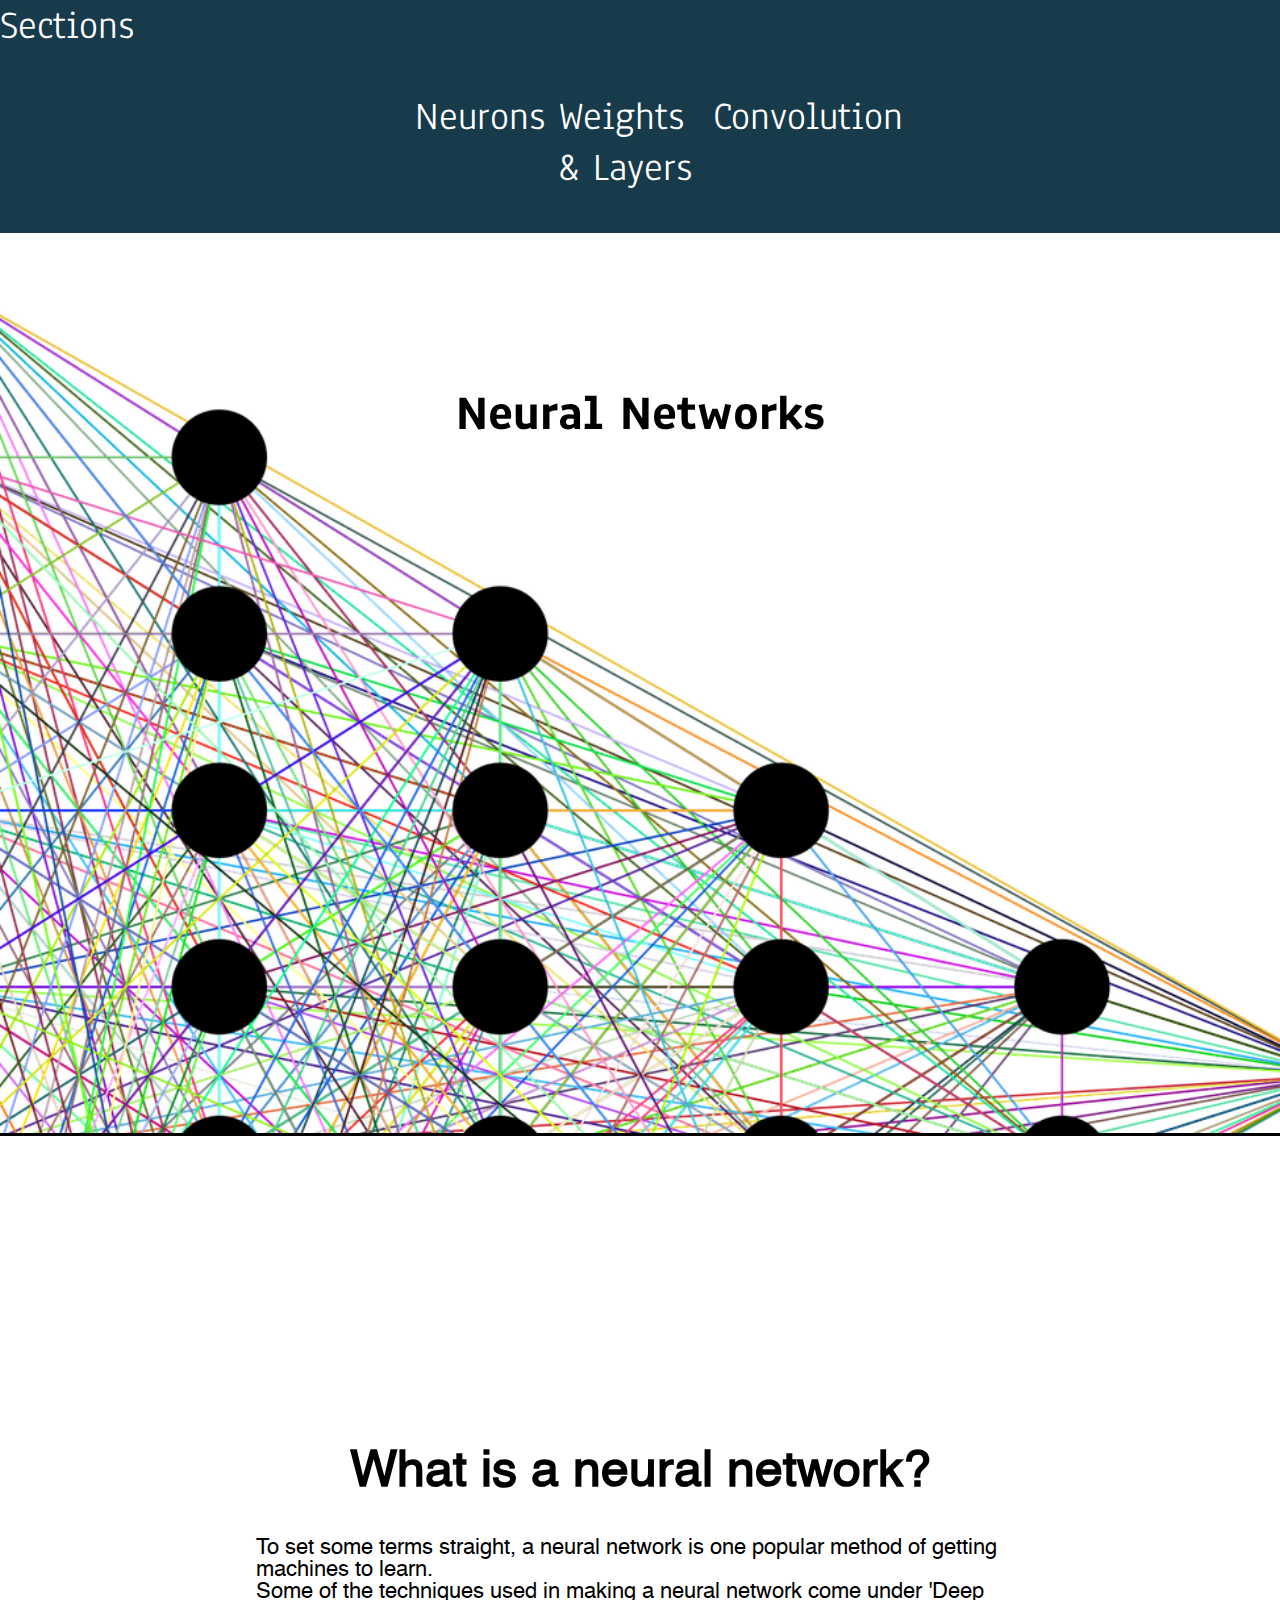
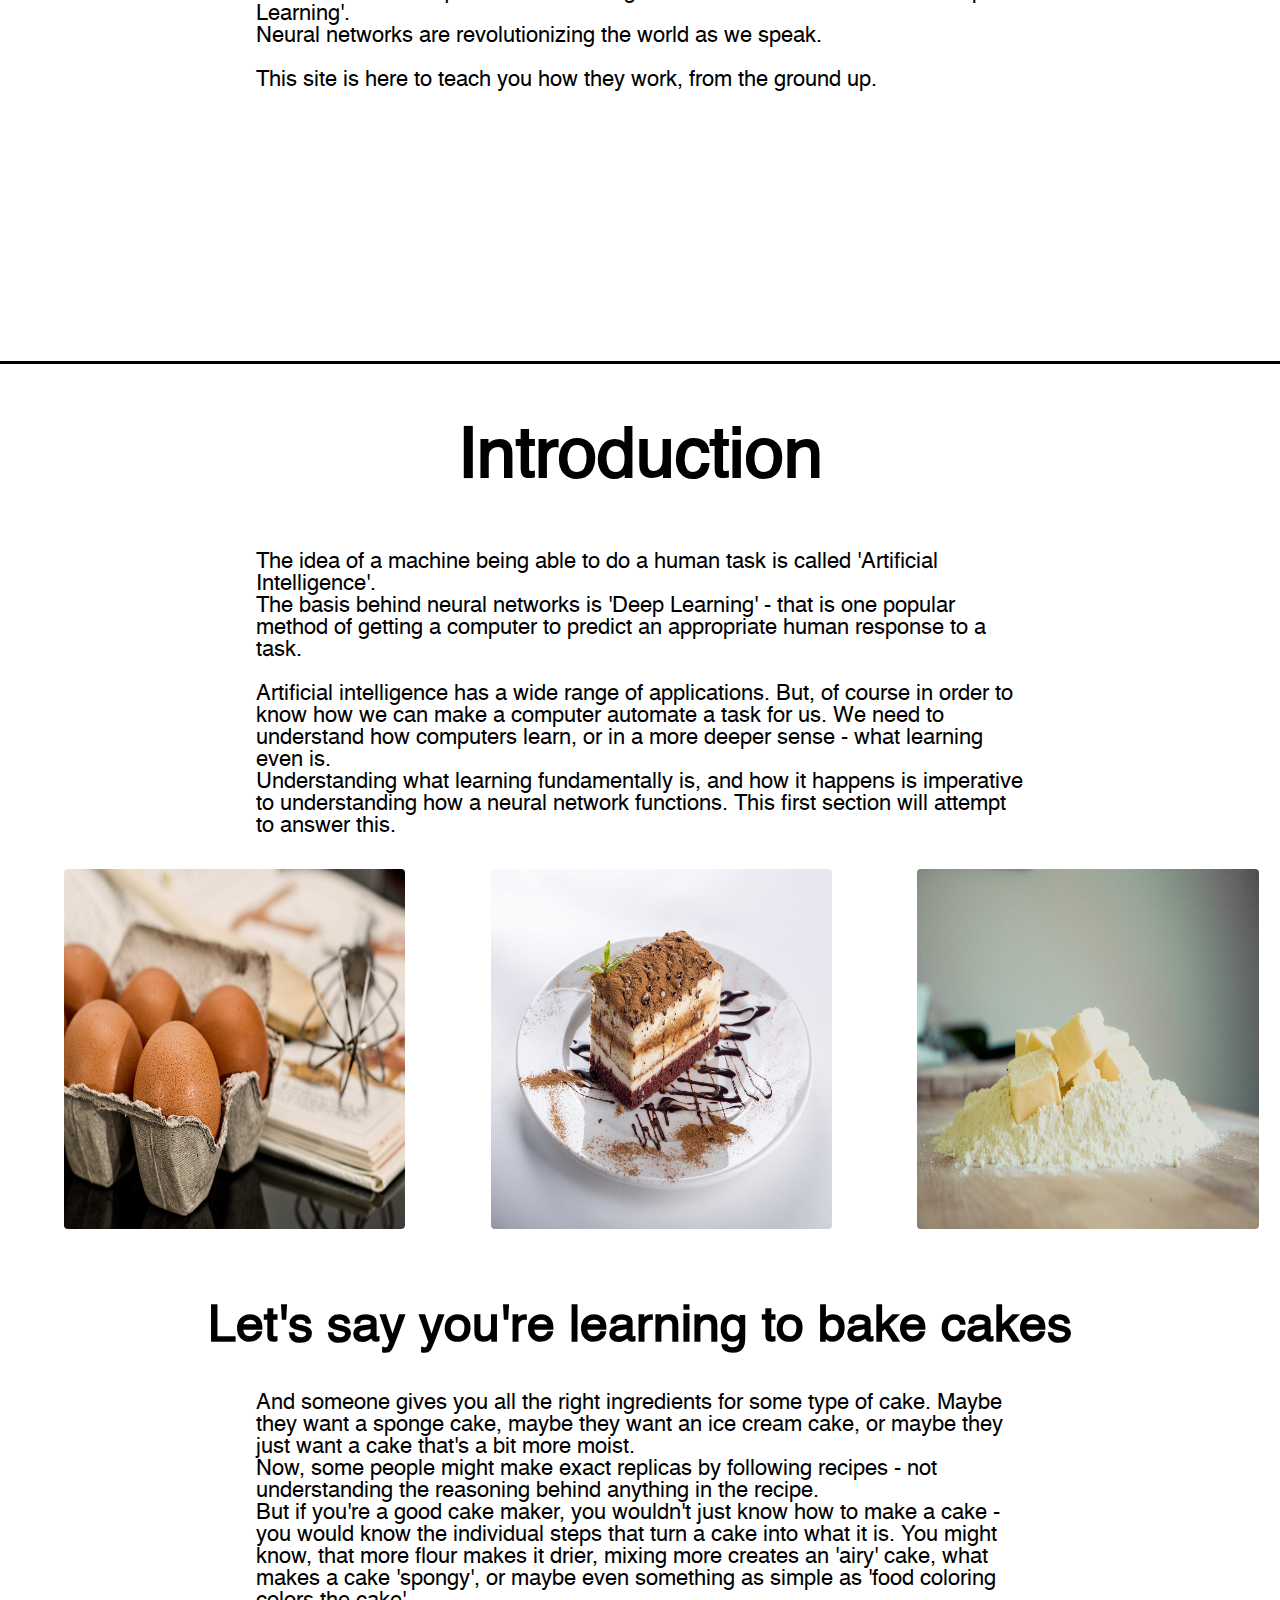
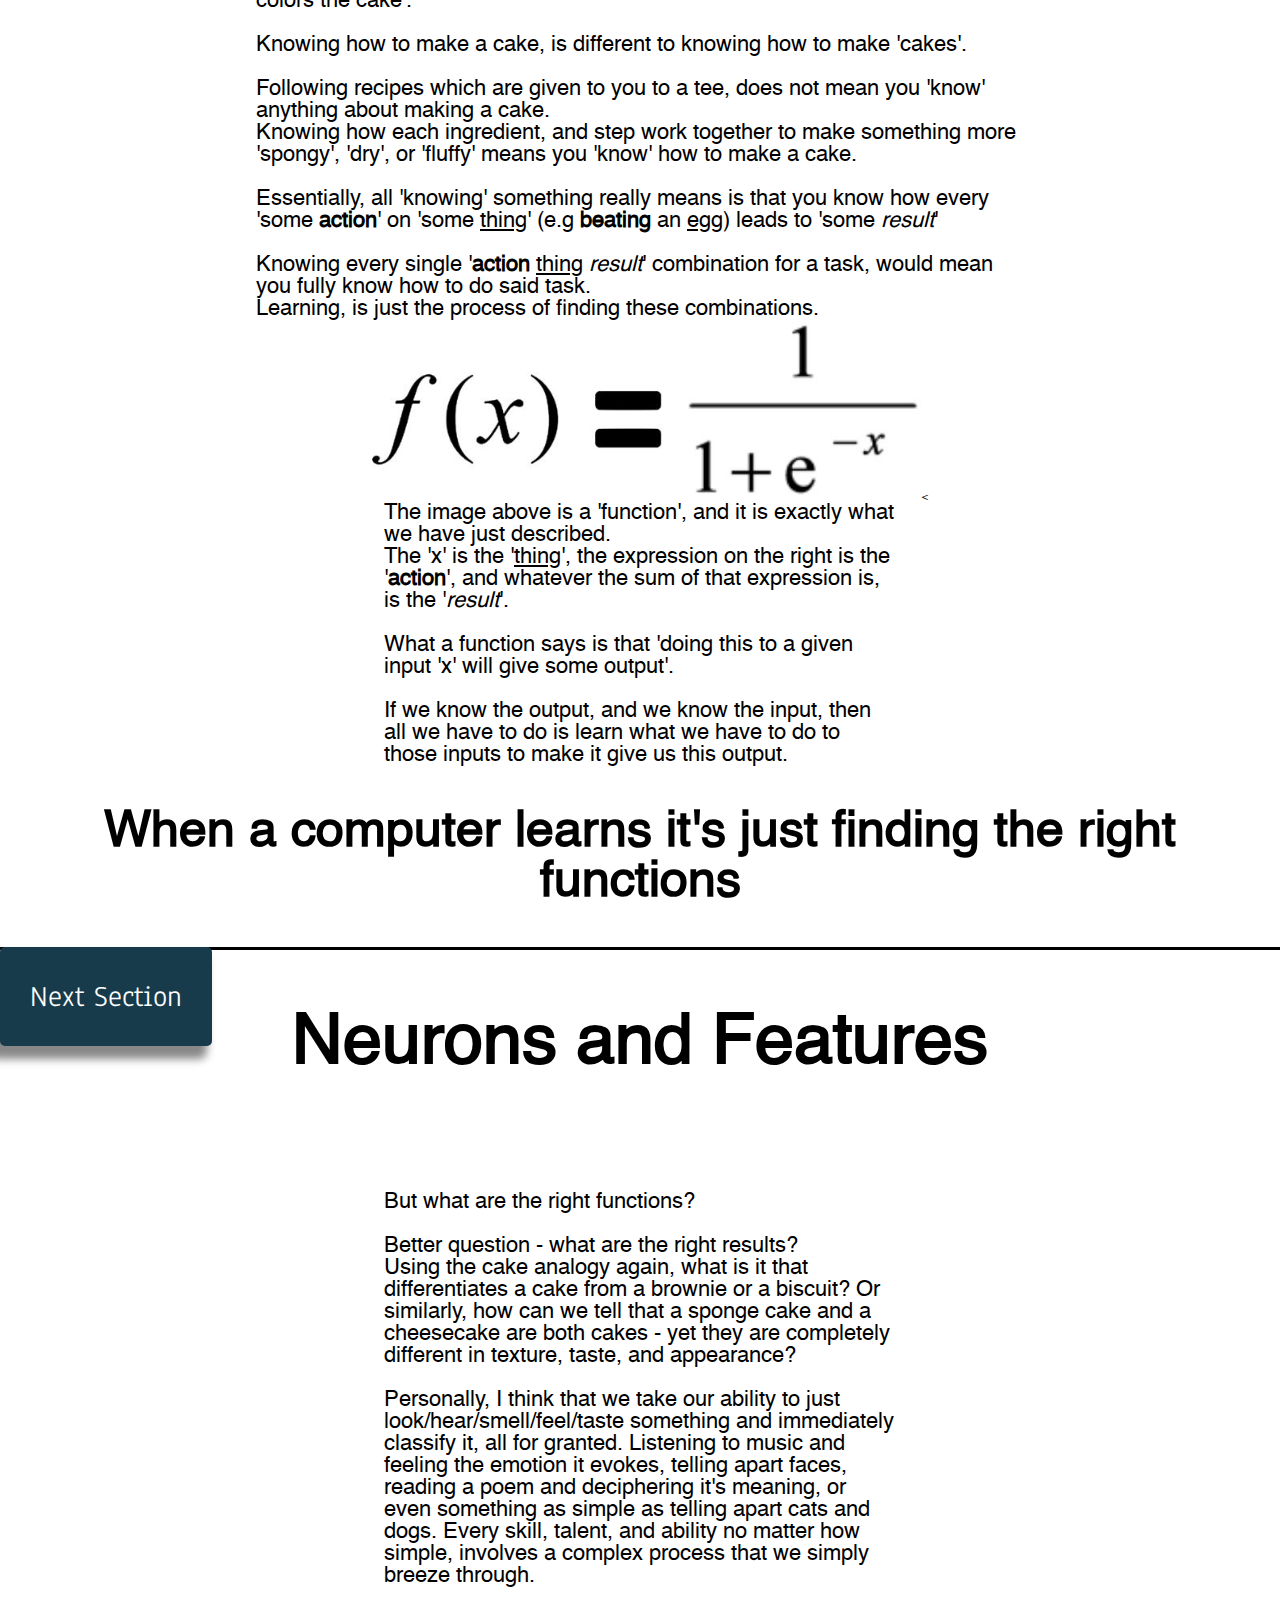
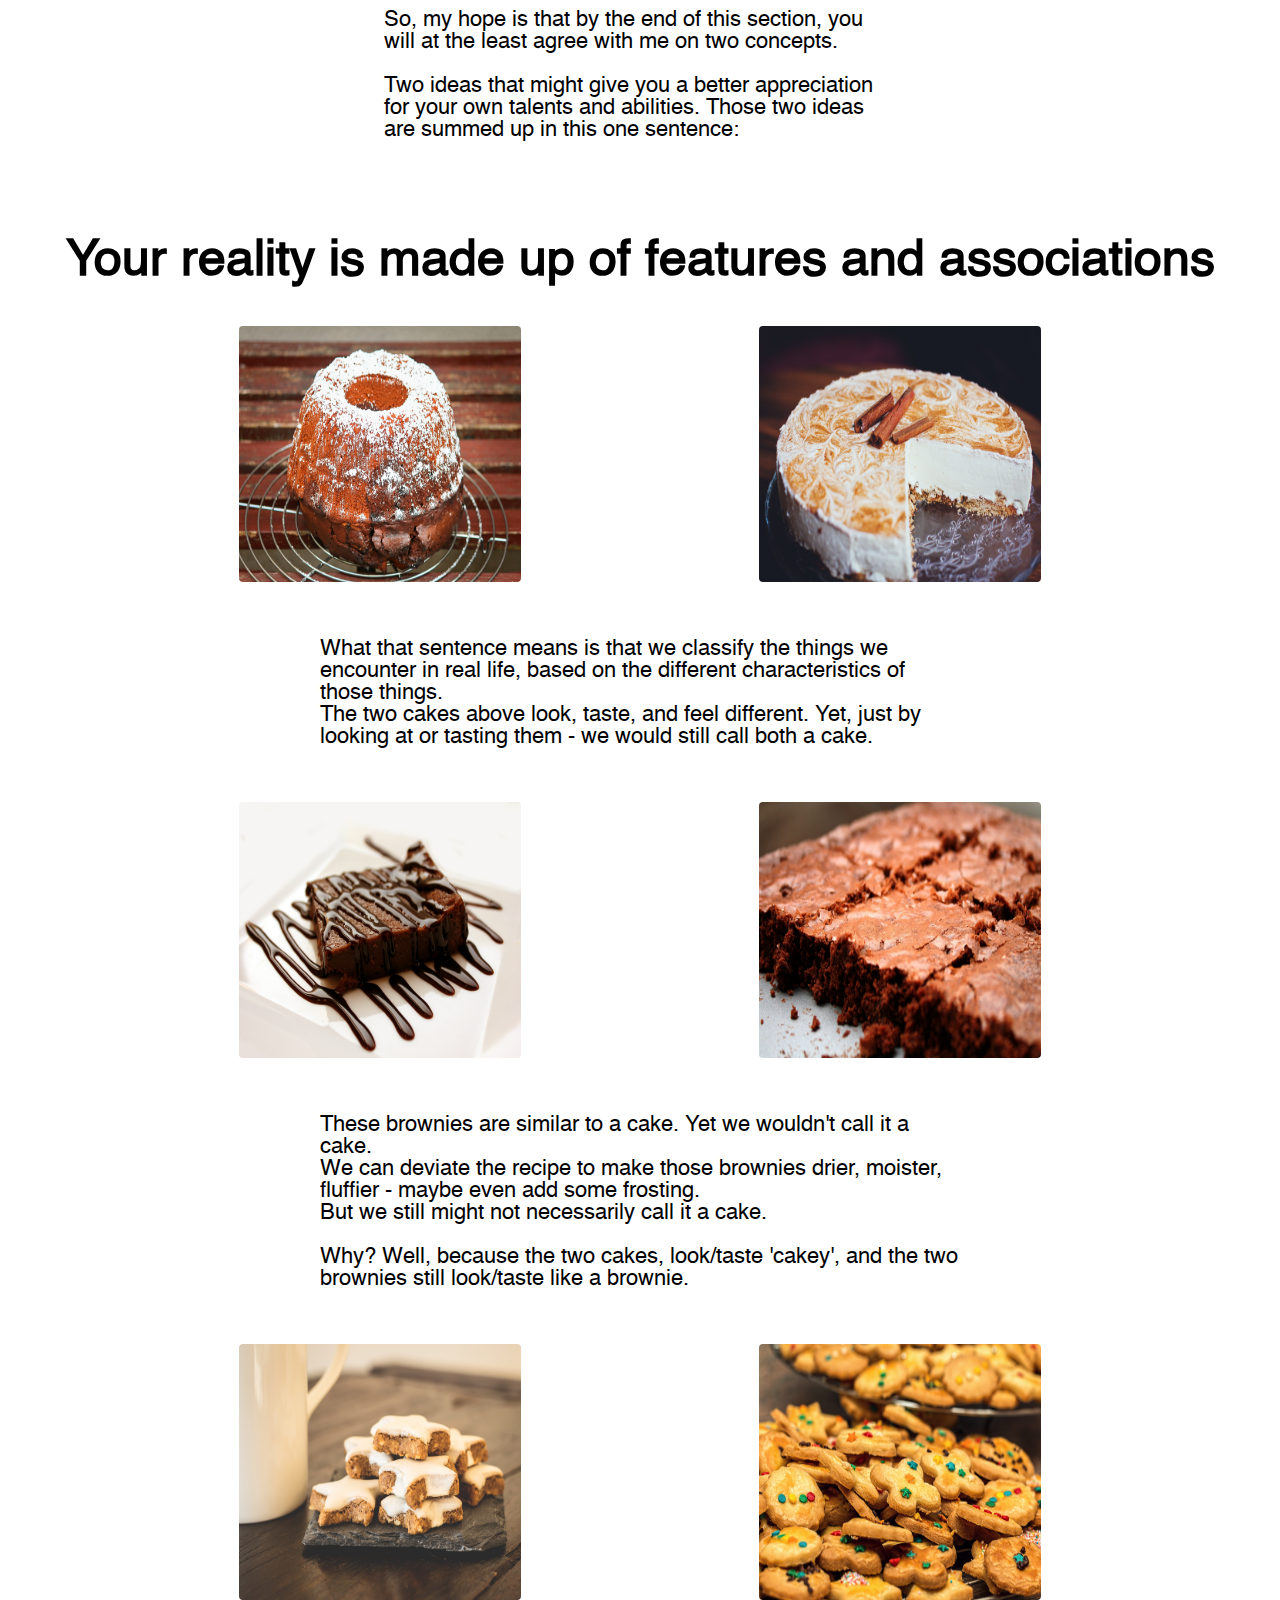
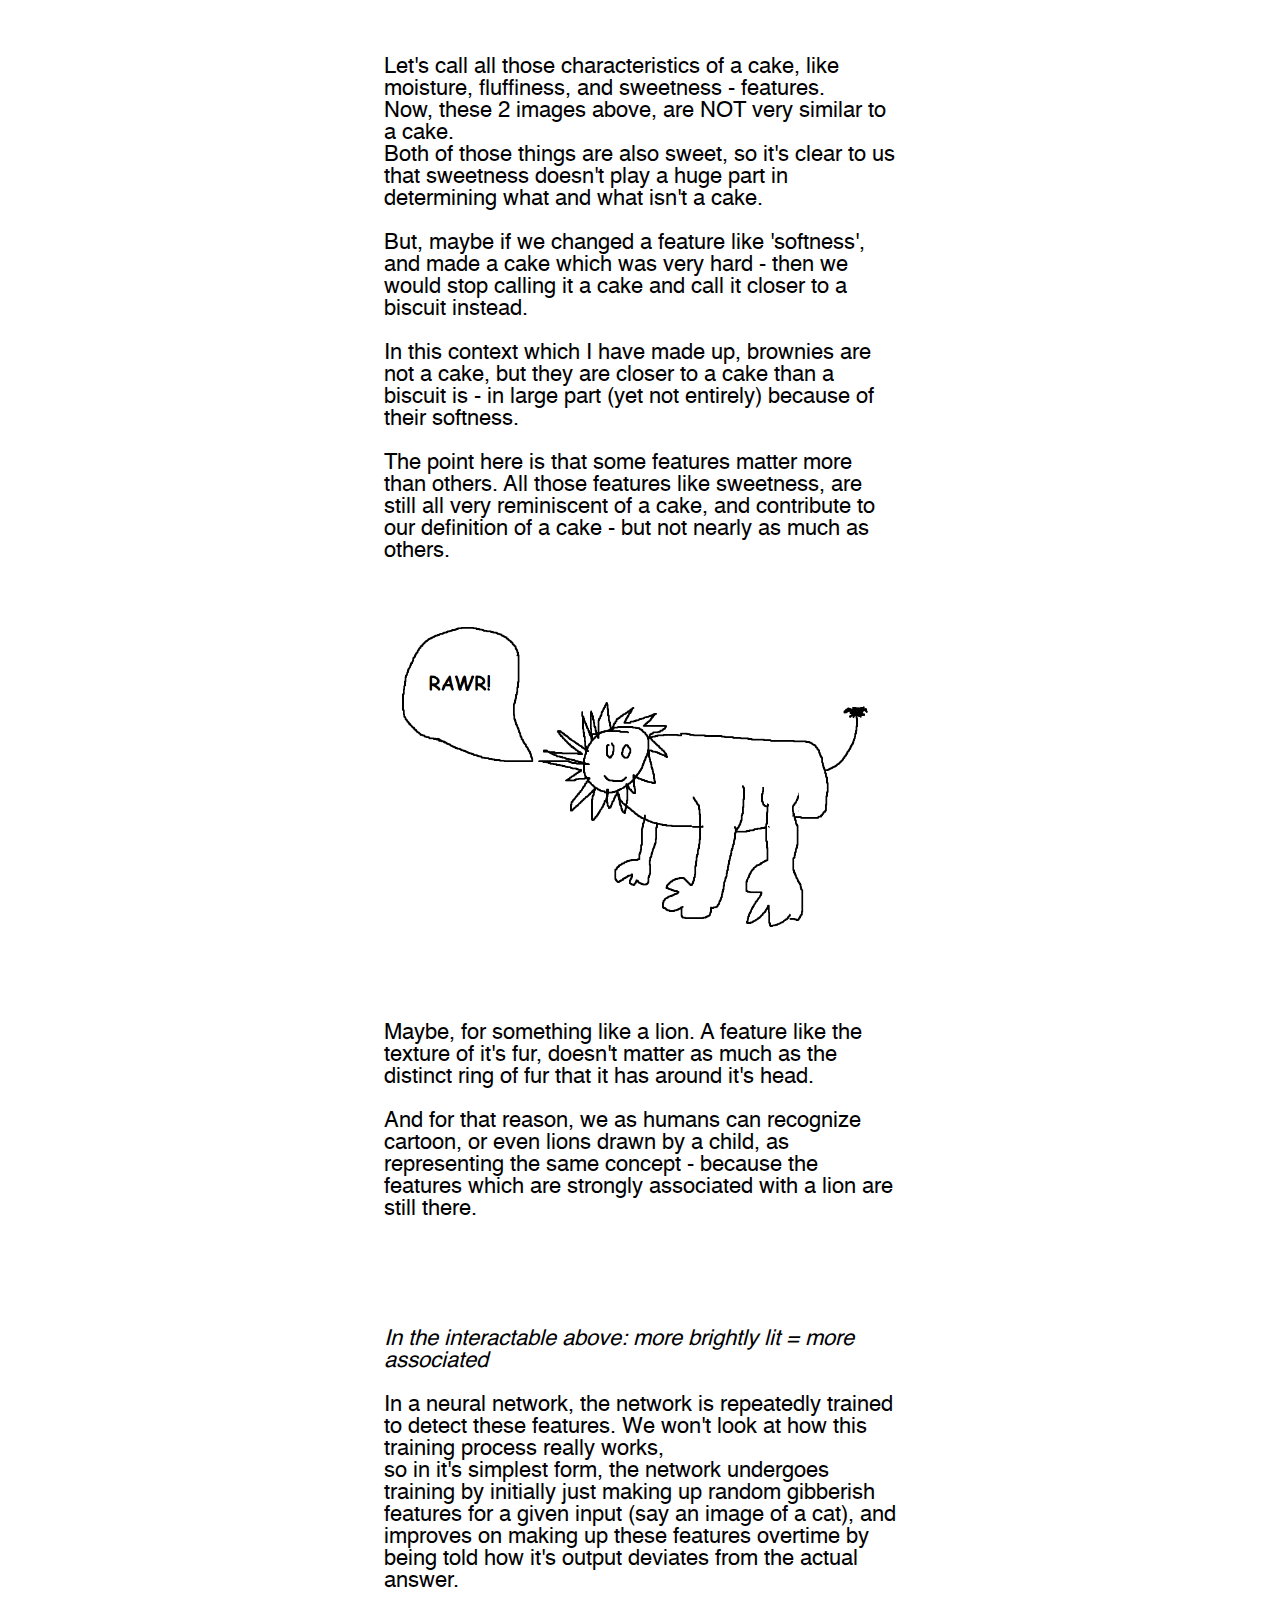
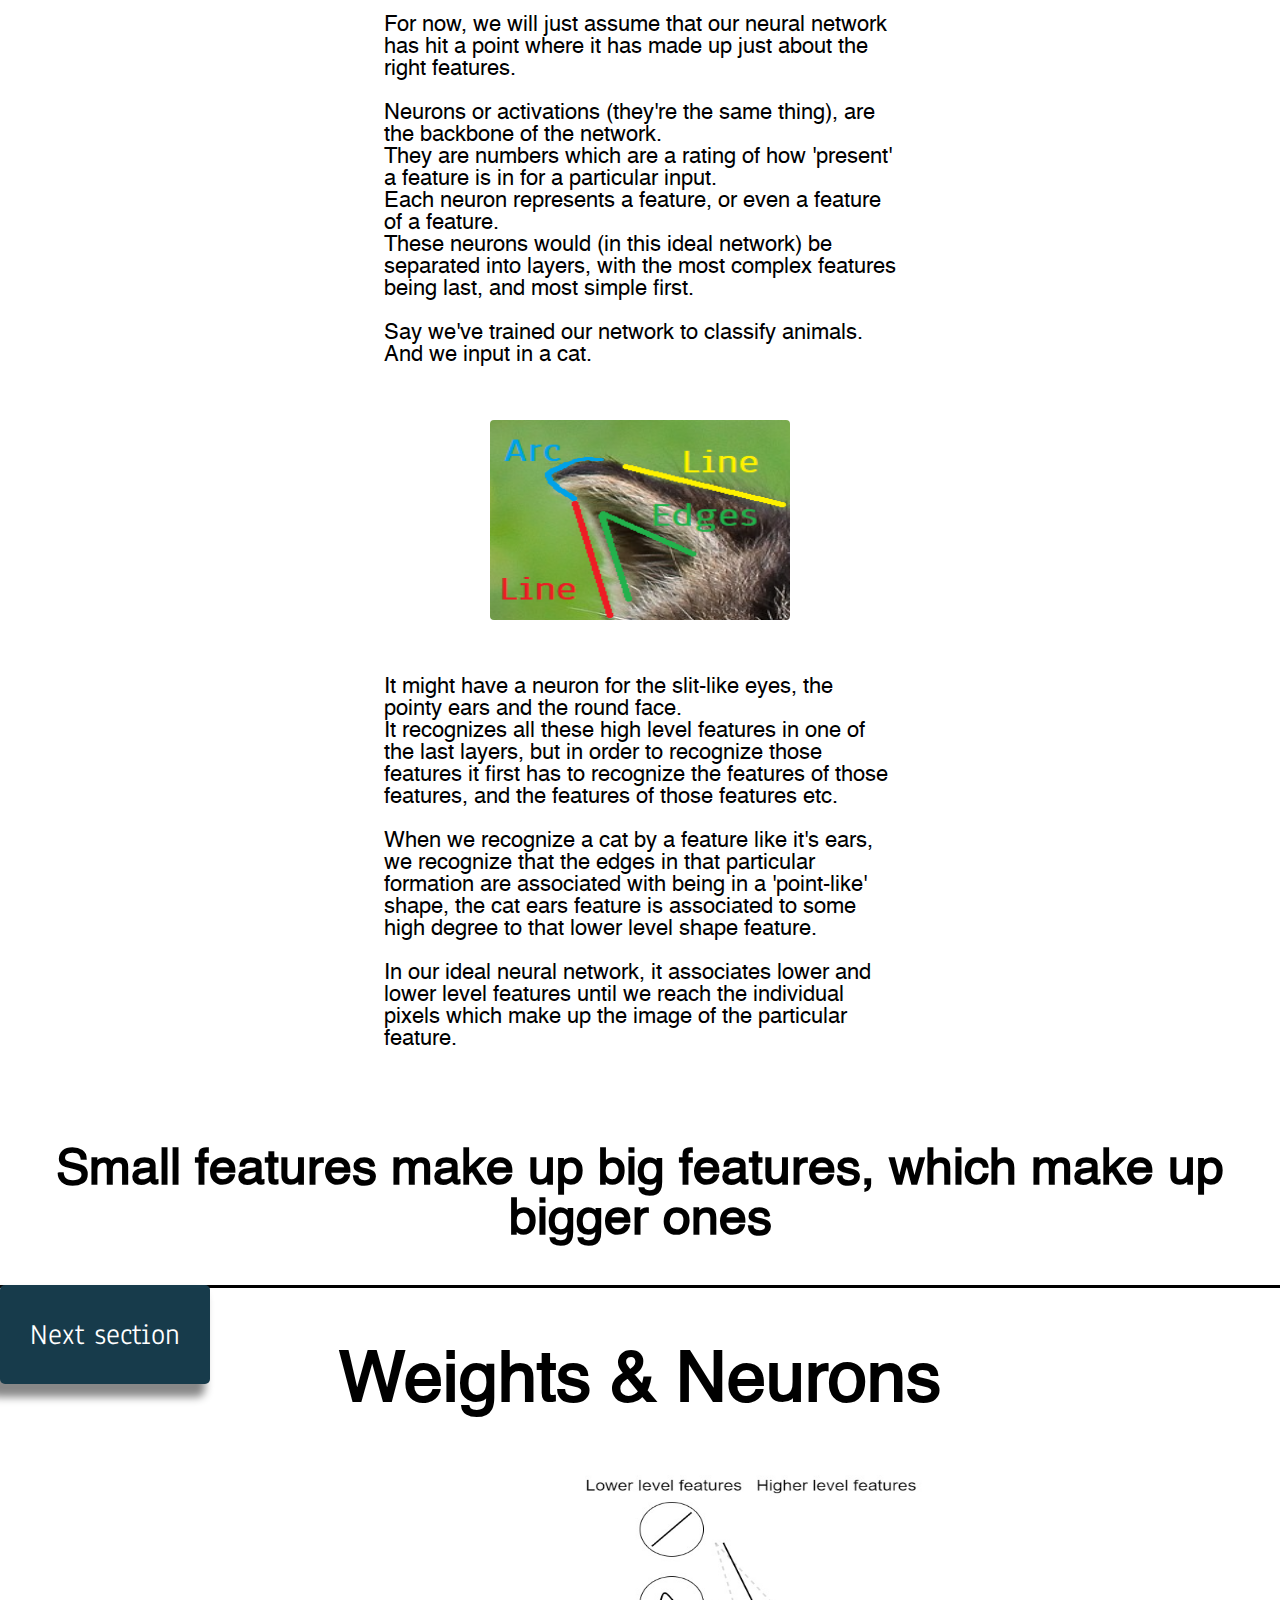
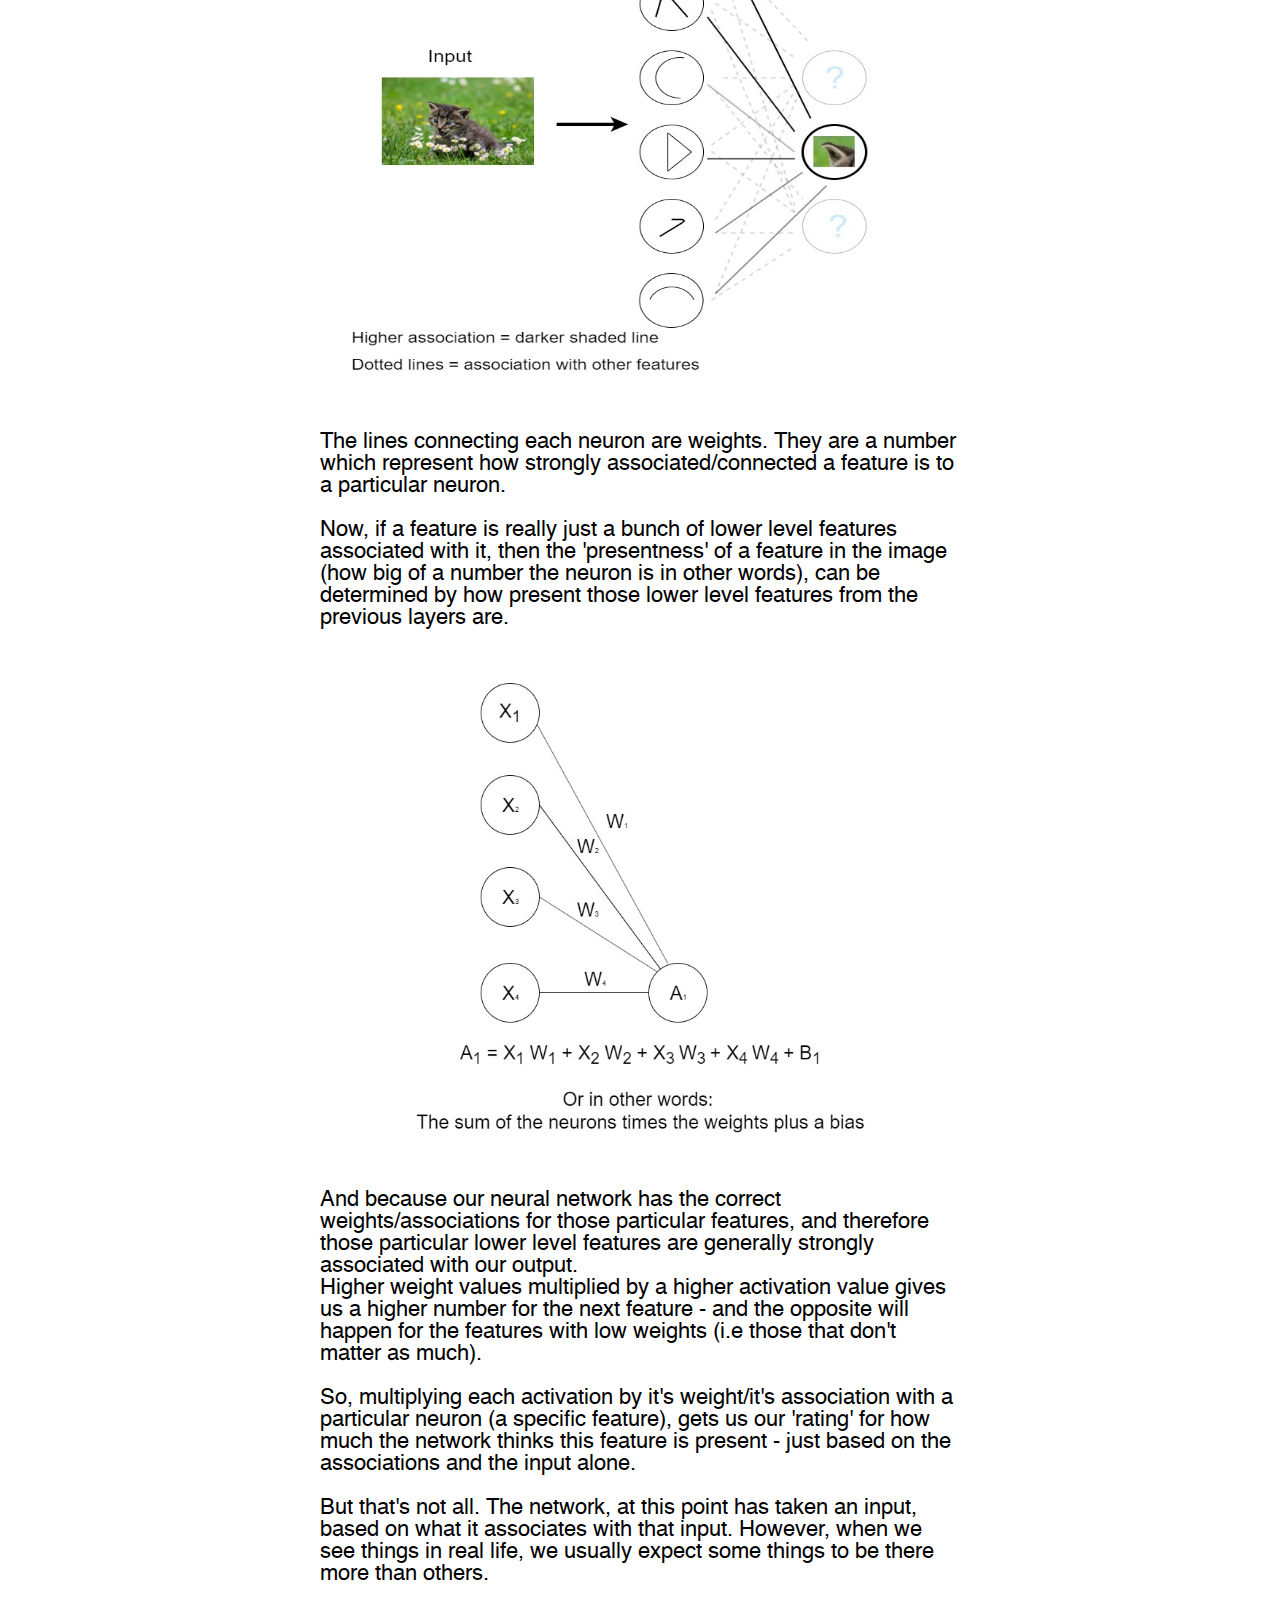
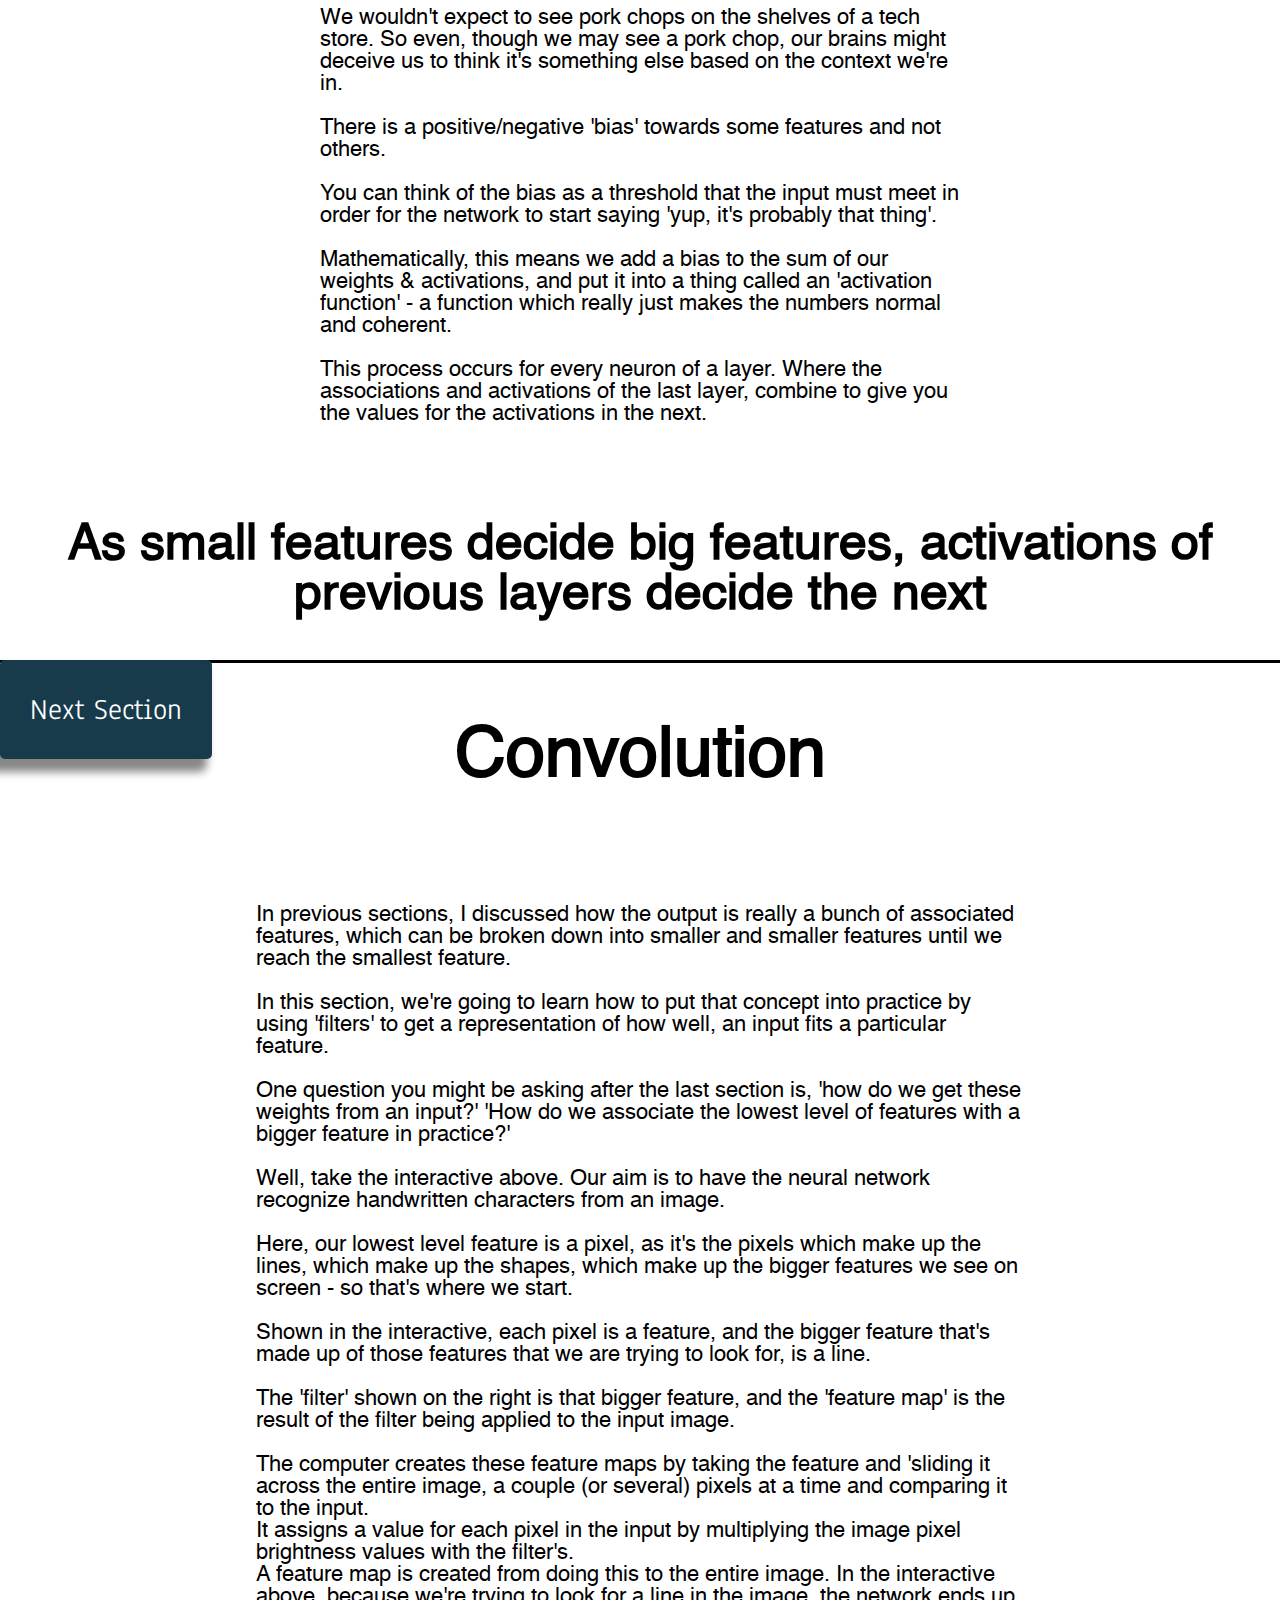
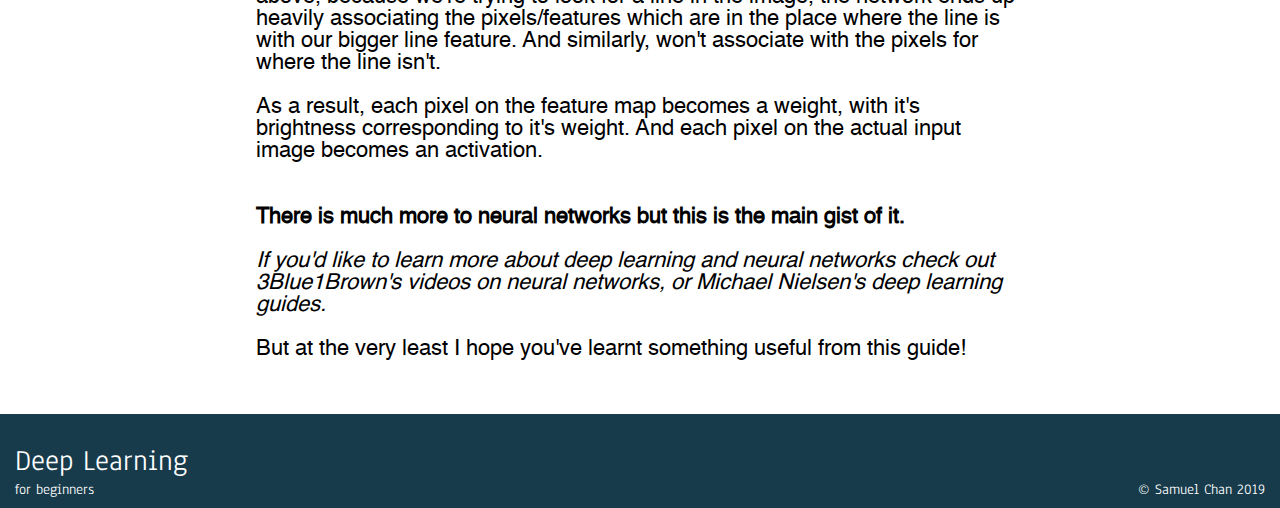
<file: 3.4-project-master/indexCopy.html>
<!DOCTYPE html>
<html lang="en" dir="ltr">
  <head>
    <meta charset="utf-8">
    <link rel="stylesheet" href="style.css">
    <link href="https://fonts.googleapis.com/css?family=Anaheim&display=swap" rel="stylesheet">
    <title>Deep Learning</title>
  </head>

  <body>
    <section class = "stage-1">
      <nav>
        <h4>Sections</h4>
        <ul>
          <li><h4>Neurons</h4></li>
          <li><h4>Weights & Layers</h4></li>
          <li><h4>Convolution</h4></li>
        </ul>
      </nav>

      <div class="hero-image">
        <h2>Neural Networks</h2>
      </div>

      <div class="start-box">
        <h3>What is a neural network?</h3>
        <p>To set some terms straight, a neural network is one popular method of getting machines to learn.
          <br>Some of the techniques used in making a neural network come under 'Deep Learning'.
           <br>Neural networks are revolutionizing the world as we speak.
           <br><br>This site is here to teach you how they work, from the ground up.</p>
      </div>

      <div class="intro">
        <h1>Introduction</h1>
        <p>The idea of a machine being able to do a human task is called 'Artificial Intelligence'.<br>
          The basis behind neural networks is 'Deep Learning' - that is one popular method of getting a computer to predict an appropriate human response to a task.<br><br>
          Artificial intelligence has a wide range of applications. But, of course in order to know how we can make a computer automate a task for us.
          We need to understand how computers learn, or in a more deeper sense - what learning even is.<br>
          Understanding what learning fundamentally is, and how it happens is imperative to understanding how a neural network functions.
          This first section will attempt to answer this.</p>
        <div class="cake-images">
          <img src="Images/egg.jpg" alt="eggs">
          <img src="Images/cake.jpg" alt="cake">
          <img src="Images/flour.jpg" alt="flour">
        </div>

        <h3>Let's say you're learning to bake cakes</h3>
        <p>And someone gives you all the right ingredients for some type of cake.
          Maybe they want a sponge cake, maybe they want an ice cream cake, or maybe they just want a cake that's a bit more moist.<br>
          Now, some people might make exact replicas by following recipes - not understanding the reasoning behind anything in the recipe.<br>
          But if you're a good cake maker, you wouldn't just know how to make a cake - you would know the individual steps that turn a cake into what it is.
          You might know, that more flour makes it drier, mixing more creates an 'airy' cake, what makes a cake 'spongy',
          or maybe even something as simple as 'food coloring colors the cake'.<br><br>
          Knowing how to make a cake, is different to knowing how to make 'cakes'.<br><br>
          Following recipes which are given to you to a tee, does not mean you 'know' anything about making a cake.<br>
          Knowing how each ingredient, and step work together to make something more 'spongy', 'dry', or 'fluffy' means you 'know' how to make a cake.<br><br>
          Essentially, all 'knowing' something really means is that you know how every 'some <b>action</b>' on 'some <u>thing</u>' (e.g <b>beating</b> an <u>egg</u>) leads to 'some <i>result</i>'
          <br><br>Knowing every single '<b>action</b> <u>thing</u> <i>result</i>' combination for a task, would mean you fully know how to do said task.
          <br>Learning, is just the process of finding these combinations. </p>

        <div class="func-example">
          <img src="Images/functionEg.jpg" alt="sigmoid"><
          <div>
            <p>The image above is a 'function', and it is exactly what we have just described. <br>The 'x' is the '<u>thing</u>',
              the expression on the right is the '<b>action</b>', and whatever the sum of that expression is, is the '<i>result</i>'.<br><br>
              What a function says is that 'doing this to a given input 'x' will give some output'.<br><br>
              If we know the output, and we know the input, then all we have to do is learn what we have to do to those inputs to make it give us this output. </p>
          </div>

        </div>

        <h3>When a computer learns it's just finding the right functions</h3>
      </div>
      <div class="next-btn" id="next-one">Next Section</div>

    </section>

    <div id="cut-off-1">
      <h1>Neurons and Features</h1>
    </div>

    <section class="stage-2">
      <p>But what are the right functions?<br><br> Better question - what are the right results?<br>
        Using the cake analogy again, what is it that differentiates a cake from a brownie or a biscuit?
        Or similarly, how can we tell that a sponge cake and a cheesecake are both cakes - yet they are completely different in texture, taste, and appearance?<br><br>
        Personally, I think that we take our ability to just look/hear/smell/feel/taste something and immediately classify it, all for granted.
        Listening to music and feeling the emotion it evokes, telling apart faces, reading a poem and deciphering it's meaning,
        or even something as simple as telling apart cats and dogs.
        Every skill, talent, and ability no matter how simple, involves a complex process that we simply breeze through.<br><br>
        So, my hope is that by the end of this section, you will at the least agree with me on two concepts.<br><br>
        Two ideas that might give you a better appreciation for your own talents and abilities. Those two ideas are summed up in this one sentence:</p>
      <h3>Your reality is made up of features and associations</h3>

      <div class="imgArray">
        <div class="img-panel">
            <img src="Images/ringcake.jpg" alt="ring-cake">
            <div class="right-img">
              <img src="Images/cheesecake.jpg" alt="cheesecake">
            </div>
        </div>
        <p>What that sentence means is that we classify the things we encounter in real life, based on the different characteristics of those things.<br>
          The two cakes above look, taste, and feel different. Yet, just by looking at or tasting them - we would still call both a cake.</p>
        <div class="img-panel">
        <img src="Images/brownieOne.jpg" alt="brownie">
        <div class="right-img">
            <img src="Images/brownieTwo.jpg" alt="brownie">
        </div>
      </div>
        <p>These brownies are similar to a cake. Yet we wouldn't call it a cake.<br>
          We can deviate the recipe to make those brownies drier, moister, fluffier - maybe even add some frosting.<br>
          But we still might not necessarily call it a cake. <br><br>Why?
          Well, because the two cakes, look/taste 'cakey', and the two brownies still look/taste like a brownie.</p>
        <div class="img-panel">
        <img src="Images/cookie.jpg" alt="cookie">
          <div class="right-img">
            <img src="Images/biscuit.jpg" alt="biscuit">
          </div>
        </div>
      </div>

      <p>Let's call all those characteristics of a cake, like moisture, fluffiness, and sweetness - features.<br>
        Now, these 2 images above, are NOT very similar to a cake.<br>
        Both of those things are also sweet, so it's clear to us that sweetness doesn't play a huge part in determining what and what isn't a cake.<br><br>
        But, maybe if we changed a feature like 'softness', and made a cake which was very hard - then we would stop calling it a cake
        and call it closer to a biscuit instead. <br><br>In this context which I have made up,
        brownies are not a cake, but they are closer to a cake than a biscuit is - in large part (yet not entirely) because of their softness.
        <br><br>The point here is that some features matter more than others.
        All those features like sweetness, are still all very reminiscent of a cake, and contribute to our definition of a cake -
        but not nearly as much as others.</p>

      <div class="lion"><img src="Images/excellentLion.png" alt="lion"></div>
      <p>Maybe, for something like a lion. A feature like the texture of it's fur, doesn't matter as much as the distinct ring of fur that it has around it's head.
        <br><br>And for that reason, we as humans can recognize cartoon, or even lions drawn by a child,
        as representing the same concept - because the features which are strongly associated with a lion are still there.</p>

      <div class="feature-interaction">
      </div>

      <p><i>In the interactable above: more brightly lit = more associated</i><br><br>
        In a neural network, the network is repeatedly trained to detect these features. We won't look at how this training process really works,
        <br>so in it's simplest form, the network undergoes training by initially just making up random gibberish features for a given input (say an image of a cat),
        and improves on making up these features overtime by being told how it's output deviates from the actual answer.<br><br>
        For now, we will just assume that our neural network has hit a point where it has made up just about the right features.<br><br>
        Neurons or activations (they're the same thing), are the backbone of the network.<br>
        They are numbers which are a rating of how 'present' a feature is in for a particular input.<br>
        Each neuron represents a feature, or even a feature of a feature. <br>These neurons would (in this ideal network) be separated into layers, with the most complex features being last, and most simple first.
        <br><br>Say we've trained our network to classify animals.<br>
        And we input in a cat.</p>
      <div class="cat-img"><img src="Images/lowLevelFeatures.png" alt="cat-ear-features"></div>
      <p>It might have a neuron for the slit-like eyes, the pointy ears and the round face.<br>
        It recognizes all these high level features in one of the last layers, but in order to recognize those features it
        first has to recognize the features of those features, and the features of those features etc.<br><br>
        When we recognize a cat by a feature like it's ears, we recognize that the edges in that particular formation are associated with being in a 'point-like' shape,
        the cat ears feature is associated to some high degree to that lower level shape feature.<br><br>
        In our ideal neural network, it associates lower and lower level features until we reach the individual pixels
        which make up the image of the particular feature.</p>

      <h3>Small features make up big features, which make up bigger ones</h3>

      <div class="next-btn" id="next-two">Next section</div>

    </section>

    <div id="cut-off-2">
      <h1>Weights & Neurons</h1>
    </div>

    <section class="stage-3">
      <div class="weight-img"><img src="Images/weights.jpg" alt="weights"></div>
      <p>The lines connecting each neuron are weights.
        They are a number which represent how strongly associated/connected a feature is to a particular neuron.<br><br>
        Now, if a feature is really just a bunch of lower level features associated with it, then the 'presentness' of a feature in the image (how big of a number the neuron is in other words),
        can be determined by how present those lower level features from the previous layers are.</p>

      <div class=math-img><img src="Images/activationMath.jpg" alt="activations"></div>

      <p>And because our neural network has the correct weights/associations for those particular features,
        and therefore those particular lower level features are generally strongly associated with our output.<br>
        Higher weight values multiplied by a higher activation value gives us a higher number for the next feature - and the opposite will happen for the features with low weights (i.e those that don't matter as much).
        <br><br>So, multiplying each activation by it's weight/it's association with a particular neuron (a specific feature),
        gets us our 'rating' for how much the network thinks this feature is present - just based on the associations and the input alone.<br><br>
        But that's not all. The network, at this point has taken an input, based on what it associates with that input.
        However, when we see things in real life, we usually expect some things to be there more than others.<br><br>
        We wouldn't expect to see pork chops on the shelves of a tech store.
        So even, though we may see a pork chop, our brains might deceive us to think it's something else based on the context we're in.<br><br>
        There is a positive/negative 'bias' towards some features and not others. <br><br>You can think of the bias as a threshold that the input must meet in order for the network to start saying 'yup, it's probably that thing'.
        <br><br>Mathematically, this means we add a bias to the sum of our weights & activations, and put it into a thing called an 'activation function' - a function which really just makes the numbers normal and coherent.
        <br><br>This process occurs for every neuron of a layer. Where the associations and activations of the last layer,
        combine to give you the values for the activations in the next. </p>

      <h3>As small features decide big features, activations of previous layers decide the next</h3>

      <div class="next-btn" id="next-three">Next Section</div>

    </section>

    <div id="cut-off-3">
      <h1>Convolution</h1>
    </div>

    <section class="stage-4">
      <div class="convol-interaction">
      </div>
      <p>In previous sections, I discussed how the output is really a bunch of associated features,
        which can be broken down into smaller and smaller features until we reach the smallest feature.<br><br>
        In this section, we're going to learn how to put that concept into practice by using 'filters' to get a representation of how well, an input fits a particular feature.<br><br>
        One question you might be asking after the last section is, 'how do we get these weights from an input?' 'How do we associate the lowest level of features with a bigger feature in practice?'<br><br>
        Well, take the interactive above. Our aim is to have the neural network recognize handwritten characters from an image. <br><br>Here, our lowest level feature is a pixel, as it's the pixels which make up the lines, which make up the shapes, which make up the bigger features we see on screen - so that's where we start.
        <br><br>Shown in the interactive, each pixel is a feature, and the bigger feature that's made up of those features that we are trying to look for, is a line. <br><br>The 'filter' shown on the right is that bigger feature, and the 'feature map' is the result of the filter being applied to the input image.
        <br><br>The computer creates these feature maps by taking the feature and 'sliding it across the entire image, a couple (or several) pixels at a time and comparing it to the input. <br>It assigns a value for each pixel in the input by multiplying the image pixel brightness values with the filter's. <br>A feature map is created from doing this to the entire image.
        In the interactive above, because we're trying to look for a line in the image, the network ends up heavily associating the pixels/features which are in the place where the line is with our bigger line feature. And similarly, won't associate with the pixels for where the line isn't.
        <br><br>As a result, each pixel on the feature map becomes a weight, with it's brightness corresponding to it's weight. And each pixel on the actual input image becomes an activation.<br><br><br>
        <b>There is much more to neural networks but this is the main gist of it.</b><br><br>
        <i>If you'd like to learn more about deep learning and neural networks check out 3Blue1Brown's videos on neural networks, or Michael Nielsen's deep learning guides.</i><br><br>
        But at the very least I hope you've learnt something useful from this guide!</p>

        <footer>
          <div class="nav-grid">
            <div class="logo-head"><h4>Deep Learning</h4></div>
            <h5>for beginners</h5>
            <div class="copyright"><h5>&copy; Samuel Chan 2019</h5></div>
          </div>
        </footer>
    </section>

  </body>
</html>
</file>
<file: 3.4-project-master/style.css>
@import url('https://fonts.googleapis.com/css?family=Anaheim&display=swap');
@font-face {
    font-family: 'helveticaregular';
    src: url('helvetica-webfont.woff2') format('woff2'),
         url('helvetica-webfont.woff') format('woff');
    font-weight: normal;
    font-style: normal;

}

* {
  margin: 0px;
  padding: 0px 0px;
}

:root {
  --primary-color: #173b4b;
  --secondary-color: #194d63; 
}

html {
  font-family: 'helveticaregular', sans-serif;
  font-weight: normal;
  font-style: normal;
  font-size: 62.5%;
  scroll-behavior: smooth;
}

h3 {
  font-weight: bold;
  font-size: 5rem;
  text-align: center;
  margin: 4.5vh;
}

h1 {
  font-weight: bold;
  font-size: 7rem;
  text-align: center;
  margin: 6.5vh;
}

h4 {
  font-family: 'Anaheim', sans-serif;
  color: white;
  font-size: 4rem;
  font-weight: normal;
}

h5 {
  font-family: 'Anaheim', sans-serif;
  color: white;
  font-weight: normal;
  font-size: 1.5rem;
}

p {
  font-size: 2.2rem;
}

img {
  border-radius: 4px;
}

a {
  text-decoration: none;
}

nav {
  background-color: var(--primary-color);
}

nav ul {
  width: 500px;
  margin: 0 auto;
  display: grid;
  grid-template-columns: 1fr 1fr 1fr;
  grid-template-rows: 1fr;
  list-style: none;
  padding: 4rem;
  justify-items: center;
  transform: translateX(1vw);
}

nav li {
  cursor: pointer;
  transition: all 0.5s ease;
  border-radius: 4px;
}

nav li:hover {
  background-color: var(--secondary-color)
}

#nav-heading {
  font-weight: 500;
  font-style: oblique;
  text-align: center;
  border-bottom: groove;
  border-color: black;
  border-width: 3px;
}

.stage-1 {
  border-bottom: solid;
}

.hero-image {
  padding: 50vh 0px;
  background-image: url('Images/heroImg.png');
  background-repeat: no-repeat;
  background-size: cover;
  background-position: center center;
  position: relative;
  border-bottom-style: solid;
}

.hero-image h2 {
  font-size: 5rem;
  font-family: 'Anaheim', sans-serif;
  position: absolute;
  top: 20%;
  left: 50%;
  transform: translate(-50%, -50%);

}

.start-box {
  padding: 30vh 20vw;
  border-bottom-style: solid;
}

.next-btn {
  font-family: 'Anaheim', sans-serif;
  font-weight: normal;
  position: absolute;
  font-size: 3rem;
  color: white;
  padding: 3rem;
  box-shadow: -8px 10px 8px 3px #888888;
  background-color: var(--primary-color);
  border-radius: 5px;
  transition: all 0.5s ease;

}

.next-btn:hover {
  cursor: pointer;
  text-decoration: underline;
  background-color: var(--secondary-color);
}


#next-1 {
  bottom: 0%;
  right: 50%;
  transform: translate(50%, 7vh);
}

#next-2 {
  bottom: 0;
  right: 50%;
  transform: translate(50%, 7vh);
}

#next-3 {
  bottom: 0%;
  right: 50%;
  transform: translate(50%, 7vh);
}

body section {
  position: relative;
}
.intro p {
  padding: 0px 20vw;
}

.cake-images {
  display: grid;
  grid-template-columns: repeat(3, 1fr);
}

.cake-images img {
  max-width: 80%;
  margin: 2.5vw 5vw;
  height: 40vh;
}

.func-example {
  text-align: center;
}

.func-example img {
  max-width: 60%;
  height: 20vh;
}

.func-example div {
  text-align: left;
  margin: 0px 10vw;
}

.stage-2 p {
  padding: 6vh 30vw;
}

.stage-2 {
  border-bottom: solid;
}

.imgArray p {
  padding: 6vh 25vw;
}

.imgArray img {
  max-width: 100%;
  height: 20vw;
  width: 22vw;
}

.img-panel {
  display: flex;
  justify-content: space-evenly;
}

.right-img {
  float: right;
}

.lion {
  text-align: center;
}

.lion img {
  max-width: 100%;
  height: 35rem;
}

.act-diagram {
  text-align: center;
}

.act-diagram img {
  max-width: 100%;
  background-color: red;
}

.cat-img {
  text-align: center;
}

.cat-img img {
  max-width: 100%;
  height: 20rem;
  width: 30rem;
}

.stage-3 p {
  padding: 6vh 25vw;
}

.stage-3 {
  border-bottom: solid;
}

.weight-img {
  text-align: center;
}

.weight-img img {
  max-width: 100%;
  height: 50rem;
  width: 58rem;
}

.math-img {
  text-align: center;
}

.math-img img {
  max-width: 100%;
  height: 45rem;
  width: 45rem;
}
.conv-diagram {
  text-align: center;
}
.conv-diagram img {
  max-width: 100%;
}

.stage-4 p {
  padding: 6vh 20vw;
}

footer {
  background-color: var(--primary-color);
  padding-top: 3vh;
  padding-bottom: 1vh;
  padding-left: 1.5rem;
  padding-right: 1.5rem;
}

footer h4 {
  font-weight: normal;
  font-size: 3rem;
}

.nav-grid {
  display: grid;
  grid-template-columns: 1fr auto;
  grid-template-rows: 1fr auto;
}

.logo-head {
  grid-column: 1 / -1
}

@media (max-width: 1000px) {
  .cake-images img {
    margin: 1vw 2.5vw;
    height: 20vw;
  }
}

@media (max-width: 830px) {
  .imgArray img {
    height: 30vw;
    width: 32vw;
  }
}

@media (max-width: 690px) {
  nav ul {
    width: 300px;
    display: inline-block;
    transform: translateX(1vw);
  }

  .hero-image h2 {
    font-size: 4rem;
  }
  #egg-img {
    display: none;
  }

  #flour-img {
    display: none;
  }

  .cake-images {
    display: block;
    height: auto;
    margin-left: auto;
    margin-right: auto;
  }
  .cake-images img {
    max-width: 100%;
    margin: 3vh auto;
    height: auto;
  }

}
@media (max-width: 551px) {
  .hero-image h2 {
    font-size: 4rem;
    transform: translateX(-28%);
  }
}
</file>
